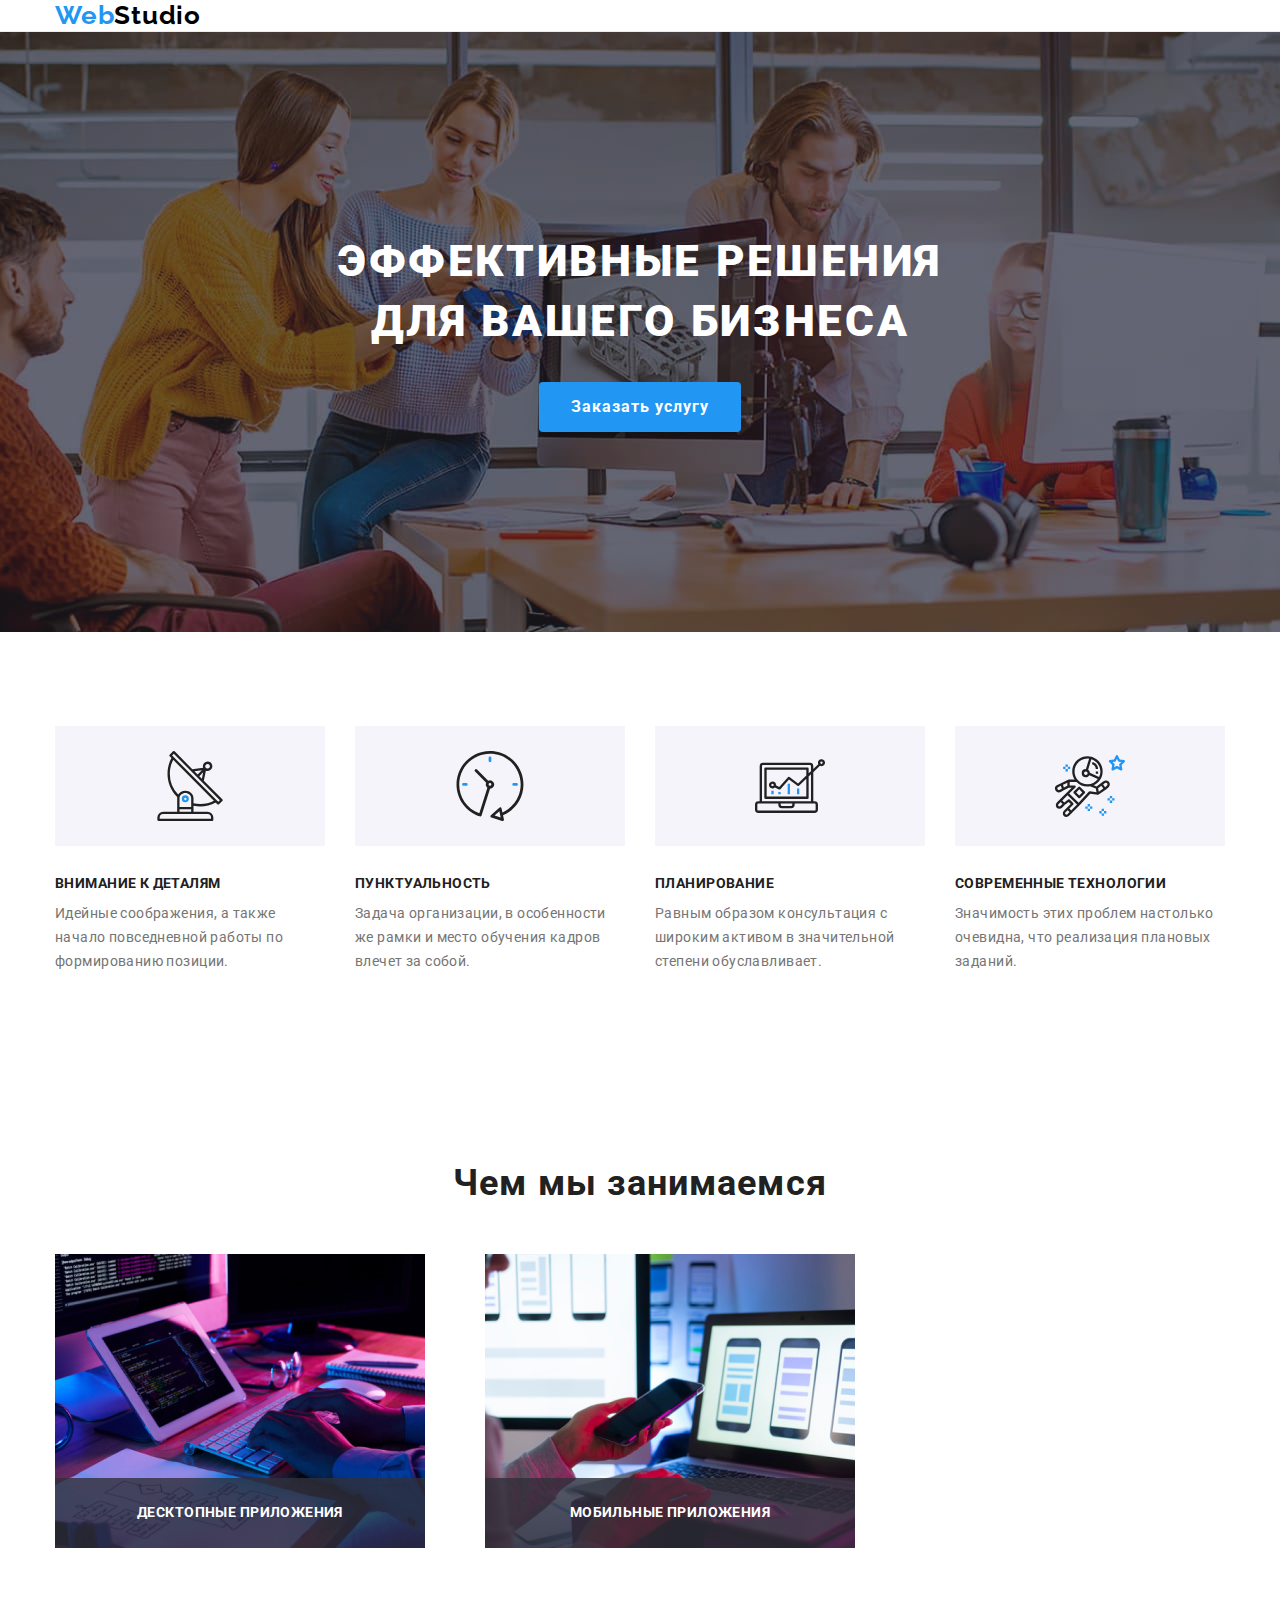
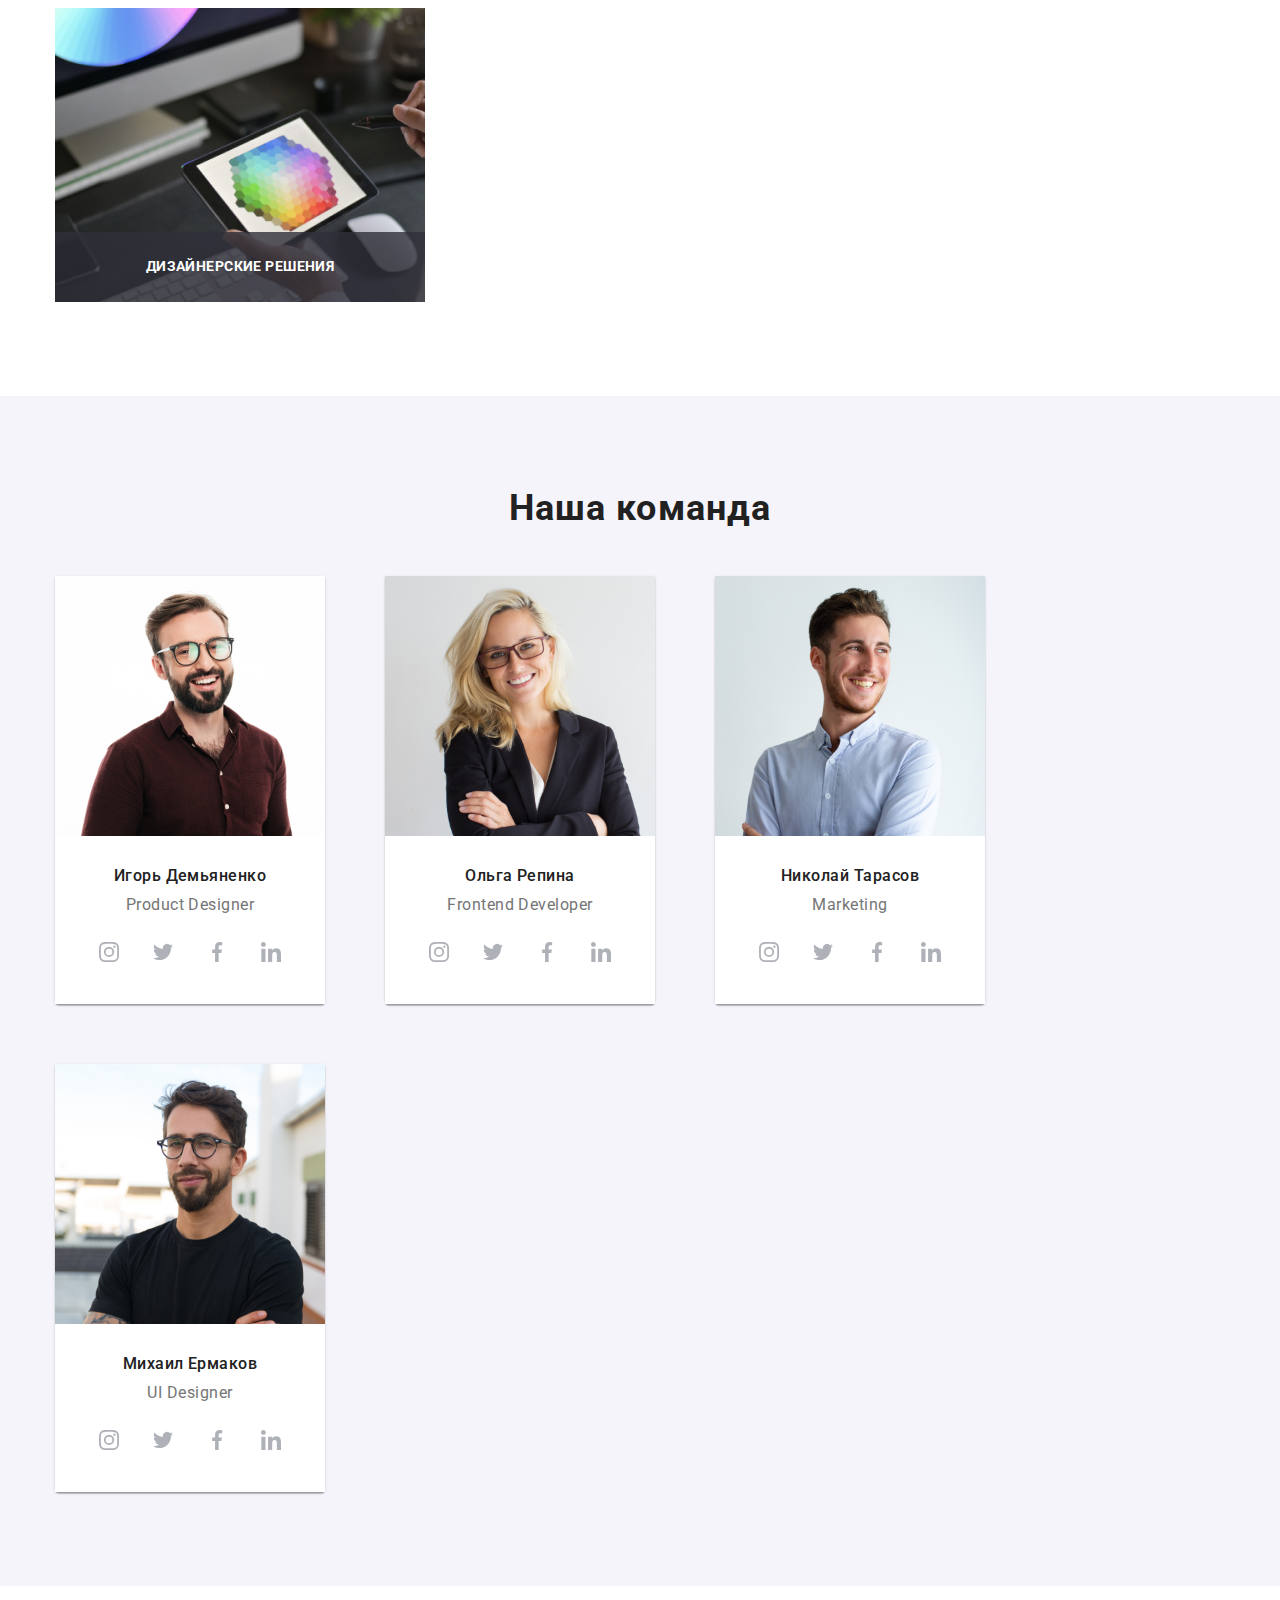
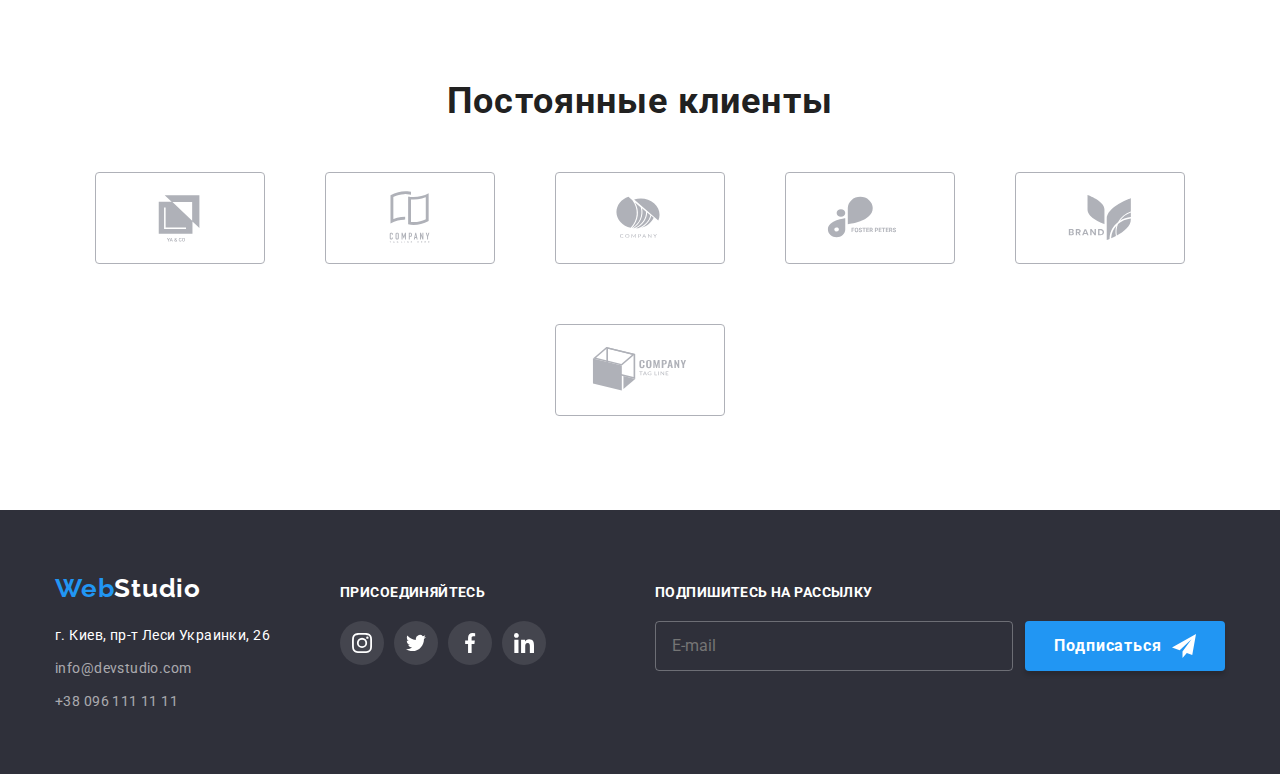
<file: index.html>
<!DOCTYPE html>
<html lang="ru">

<head>
    <meta charset="UTF-8">
    <meta http-equiv="X-UA-Compatible" content="IE=edge">
    <meta name="viewport" content="width=device-width, initial-scale=1.0">
    <title>Main</title>
    <link rel="preconnect" href="https://fonts.googleapis.com">
    <link rel="preconnect" href="https://fonts.gstatic.com" crossorigin>
    <link
        href="https://fonts.googleapis.com/css2?family=Raleway:wght@700&family=Roboto:wght@400;500;700;900&display=swap"
        rel="stylesheet">
    <link rel="stylesheet"
        href="https://cdnjs.cloudflare.com/ajax/libs/modern-normalize/1.1.0/modern-normalize.min.css">
    <link rel="stylesheet" href="./css/main.min.css">
    <link rel="stylesheet" href="./css/styles.css">


</head>

<body data-body>

    <!--header-->
    <header class="header">
        <div class="container header-container">

            <a href="./index.html" class="logo" lang="en">Web<span class="logo-header">Studio</span></a>

            <button class="mobile-menu-button" type="button" data-menu-button>
                <svg class="mobile-menu-icon" width="40" height="40">
                    <use class="mobile-menu-burger" href="./images/icons.svg#icon-burger"></use>
                    <use class="mobile-menu-close" href="./images/icons.svg#burger-close"></use>
                </svg>
            </button>

            <!-- mobile-menu -->

            <div class="mobile-menu" data-menu>
                <ul class="mobile-menu-nav">
                    <li class="mobile-menu-nav-item">
                        <a class="mobile-menu-nav-link current" href="">Студия</a>
                    </li>
                    <li class="mobile-menu-nav-item">
                        <a class="mobile-menu-nav-link" href=""></a>Портфолио
                    </li>
                    <li class="mobile-menu-nav-item">
                        <a class="mobile-menu-nav-link" href=""></a>Контакты
                    </li>
                </ul>

                <ul class="mobile-menu-contacts">
                    <li class="mobile-menu-contacts-item">
                        <a class="mobile-menu-contacts-link accent href=" tel:+380961111111">+38 096 111 11 11</a>
                    </li>
                    <li class="mobile-menu-contacts-item">
                        <a class="mobile-menu-contacts-link href=" emailto:info@devstudio.com">info@devstudio.com</a>
                    </li>
                </ul>

                <ul class="mobile-menu-socials">
                    <li class="mobile-menu-social-item">
                        <a class="mobile-menu-social-link" href="">Instagram</a>
                    </li>
                    <li class="mobile-menu-social-item">
                        <a class="mobile-menu-social-link" href="">Twitter</a>
                    </li>
                    <li class="mobile-menu-social-item">
                        <a class="mobile-menu-social-link" href="">Facebook</a>
                    </li>
                    <li class="mobile-menu-social-item">
                        <a class="mobile-menu-social-link" href="">LinkedIn</a>
                    </li>
                </ul>
            </div>

            <!-- <nav class="main-nav">
                <ul class="main-nav__list">
                    <li class="main-nav__item">
                        <a class="main-nav__link main-nav__link--current" href="">Студия</a>
                    </li>
                    <li class="main-nav__item">
                        <a class="main-nav__link" href="./portfolio.html">Портфолио</a>
                    </li>
                    <li class="main-nav__item">
                        <a class="main-nav__link" href="">Контакты</a>
                    </li>
                </ul>
            </nav> -->

            <!--Контакти-->

            <!-- <ul class="nav-contacts">
                <li class="nav-contacts__item">
                    <a class="nav-contacts__link" href="emailto:info@devstudio.com">
                        <svg class="nav-contacts__icon" width="16" height="12">
                            <use href="./images/icons.svg#envelope"></use>
                        </svg>info@devstudio.com</a>
                </li>
                <li class="nav-contacts__item">
                    <a class="nav-contacts__link" href="tel:+380961111111">
                        <svg class="nav-contacts__icon" width="10" height="16">
                            <use href="./images/icons.svg#smartphone"></use>
                        </svg>+38 096 111 11 11</a>
                </li>
            </ul> -->

        </div>

    </header>

    <main>

        <!--hero-->
        <section class="hero hero-overlay">
            <div class="container">
                <h1 class="hero__title">Эффективные решения для вашего бизнеса</h1>
                <button type="button" class="hero__button" data-modal-open>Заказать услугу</button>
            </div>
        </section>

        <!--features-->
        <section class="features">
            <div class="container">

                <h2 class="visually-hidden">Особенности</h2>
                <ul class="card-set">

                    <li class="features__item card-set__item">
                        <div class="features__icon">
                            <svg width="70" height="70">
                                <use href="./images/icons.svg#antenna"></use>
                            </svg>
                        </div>
                        <h3 class="feutures-title ">Внимание к деталям</h3>
                        <p class="feutures-text ">Идейные соображения, а также начало повседневной работы по
                            формированию
                            позиции.</p>

                    </li>

                    <li class="features__item card-set__item">
                        <div class="features__icon">
                            <svg width="70" height="70">
                                <use href="./images/icons.svg#clock"></use>
                            </svg>
                        </div>
                        <h3 class="feutures-title ">Пунктуальность</h3>
                        <p class="feutures-text ">Задача организации, в особенности же рамки и место обучения кадров
                            влечет
                            за собой.
                        </p>
                    </li>

                    <li class="features__item card-set__item">
                        <div class="features__icon">
                            <svg width="70" height="70">
                                <use href="./images/icons.svg#diagram"></use>
                            </svg>
                        </div>
                        <h3 class="feutures-title ">Планирование</h3>
                        <p class="feutures-text ">Равным образом консультация с широким активом в значительной степени
                            обуславливает.
                        </p>
                    </li>

                    <li class="features__item card-set__item">
                        <div class="features__icon">
                            <svg width="70" height="70">
                                <use href="./images/icons.svg#astronaut"></use>
                            </svg>
                        </div>
                        <h3 class="feutures-title">Современные технологии</h3>
                        <p class="feutures-text ">Значимость этих проблем настолько очевидна, что реализация плановых
                            заданий.</p>
                    </li>

                </ul>

            </div>
        </section>

        <!--activity-->
        <section class="section activity">
            <div class="container">
                <h2 class="activity__title">Чем мы занимаемся</h2>
                <ul class="activity__list card-set">
                    <li class="card-set__item">
                        <div class="activity__img">
                            <img src="./images/activity/desktop.jpg" alt="компютер" width="370" height="294">
                            <div class="activity__subtitle">Десктопные приложения</div>
                        </div>
                    </li>
                    <li class="card-set__item">
                        <div class="activity__img">
                            <img src="./images/activity/phone.jpg" alt="телефон" width="370" height="294">
                            <div class="activity__subtitle">Мобильные приложения</div>
                        </div>
                    </li>
                    <li class="card-set__item">
                        <div class="activity__img">
                            <img src="./images/activity/tab.jpg" alt="планшет" width="370" height="294">
                            <div class="activity__subtitle">Дизайнерские решения</div>
                        </div>
                    </li>
                </ul>
            </div>
        </section>

        <!--team-->
        <section class="team">
            <div class="container">

                <h2 class="team__title">Наша команда</h2>
                <ul class="team__list card-set">
                    <li class="team__item card-set__item"><img src="./images/team/photo1.jpg" alt="Игорь Демьяненко"
                            width="270" height="260">
                        <div class="team__person">
                            <h3 class="team__name">Игорь Демьяненко</h3>
                            <p lang="en" class="team__position">Product Designer</p>
                            <ul class="team-social">
                                <li class="team-social__item">
                                    <a class="team-social__link" href="" target="_blank" rel="noopener noreferrer"
                                        aria-label="instagram">
                                        <svg class="team-social__icon" width="20" height="20">
                                            <use href="./images/icons.svg#instagram"></use>
                                        </svg>
                                    </a>
                                </li>
                                <li class="team-social__item">
                                    <a class="team-social__link" href="" target="_blank" rel="noopener noreferrer"
                                        aria-label="twitter">
                                        <svg class="team-social__icon" width="20" height="20">
                                            <use href="./images/icons.svg#twitter"></use>
                                        </svg>
                                    </a>
                                </li>
                                <li class="team-social__item">
                                    <a class="team-social__link" href="" target="_blank" rel="noopener noreferrer"
                                        aria-label="facebook">
                                        <svg class="team-social__icon" width="20" height="20">
                                            <use href="./images/icons.svg#facebook"></use>
                                        </svg>
                                    </a>
                                </li>
                                <li class="team-social__item">
                                    <a class="team-social__link" href="" target="_blank" rel="noopener noreferrer"
                                        aria-label="linkedin">
                                        <svg class="team-social__icon" width="20" height="20">
                                            <use href="./images/icons.svg#linkedin"></use>
                                        </svg>
                                    </a>
                                </li>
                            </ul>
                        </div>
                    </li>
                    <li class="team__item card-set__item"><img src="./images/team/photo2.jpg" alt="Ольга Репина"
                            width="270" height="260">
                        <div class="team__person">
                            <h3 class="team__name">Ольга Репина</h3>
                            <p lang="en" class="team__position">Frontend Developer</p>
                            <ul class="team-social">
                                <li class="team-social__item">
                                    <a class="team-social__link" href="" target="_blank" rel="noopener noreferrer"
                                        aria-label="instagram">
                                        <svg class="team-social__icon" width="20" height="20">
                                            <use href="./images/icons.svg#instagram"></use>
                                        </svg>
                                    </a>
                                </li>
                                <li class="team-social__item">
                                    <a class="team-social__link" href="" target="_blank" rel="noopener noreferrer"
                                        aria-label="twitter">
                                        <svg class="team-social__icon" width="20" height="20">
                                            <use href="./images/icons.svg#twitter"></use>
                                        </svg>
                                    </a>
                                </li>
                                <li class="team-social__item">
                                    <a class="team-social__link" href="" target="_blank" rel="noopener noreferrer"
                                        aria-label="facebook">
                                        <svg class="team-social__icon" width="20" height="20">
                                            <use href="./images/icons.svg#facebook"></use>
                                        </svg>
                                    </a>
                                </li>
                                <li class="team-social__item">
                                    <a class="team-social__link" href="" target="_blank" rel="noopener noreferrer"
                                        aria-label="linkedin">
                                        <svg class="team-social__icon" width="20" height="20">
                                            <use href="./images/icons.svg#linkedin"></use>
                                        </svg>
                                    </a>
                                </li>
                            </ul>
                        </div>
                    </li>
                    <li class="team__item card-set__item"><img src="./images/team/photo3.jpg" alt="Николай Тарасов"
                            width="270" height="260">
                        <div class="team__person">
                            <h3 class="team__name">Николай Тарасов</h3>
                            <p lang="en" class="team__position">Marketing</p>
                            <ul class="team-social">
                                <li class="team-social__item">
                                    <a class="team-social__link" href="" target="_blank" rel="noopener noreferrer"
                                        aria-label="instagram">
                                        <svg class="team-social__icon" width="20" height="20">
                                            <use href="./images/icons.svg#instagram"></use>
                                        </svg>
                                    </a>
                                </li>
                                <li class="team-social__item">
                                    <a class="team-social__link" href="" target="_blank" rel="noopener noreferrer"
                                        aria-label="twitter">
                                        <svg class="team-social__icon" width="20" height="20">
                                            <use href="./images/icons.svg#twitter"></use>
                                        </svg>
                                    </a>
                                </li>
                                <li class="team-social__item">
                                    <a class="team-social__link" href="" target="_blank" rel="noopener noreferrer"
                                        aria-label="facebook">
                                        <svg class="team-social__icon" width="20" height="20">
                                            <use href="./images/icons.svg#facebook"></use>
                                        </svg>
                                    </a>
                                </li>
                                <li class="team-social__item">
                                    <a class="team-social__link" href="" target="_blank" rel="noopener noreferrer"
                                        aria-label="linkedin">
                                        <svg class="team-social__icon" width="20" height="20">
                                            <use href="./images/icons.svg#linkedin"></use>
                                        </svg>
                                    </a>
                                </li>
                            </ul>
                        </div>
                    </li>
                    <li class="team__item card-set__item"><img src="./images/team/photo4.jpg" alt="Михаил Ермаков"
                            width="270" height="260">
                        <div class="team__person">
                            <h3 class="team__name">Михаил Ермаков</h3>
                            <p lang="en" class="team__position">UI Designer</p>
                            <ul class="team-social">
                                <li class="team-social__item">
                                    <a class="team-social__link" href="" target="_blank" rel="noopener noreferrer"
                                        aria-label="instagram">
                                        <svg class="team-social__icon" width="20" height="20">
                                            <use href="./images/icons.svg#instagram"></use>
                                        </svg>
                                    </a>
                                </li>
                                <li class="team-social__item">
                                    <a class="team-social__link" href="" target="_blank" rel="noopener noreferrer"
                                        aria-label="twitter">
                                        <svg class="team-social__icon" width="20" height="20">
                                            <use href="./images/icons.svg#twitter"></use>
                                        </svg>
                                    </a>
                                </li>
                                <li class="team-social__item">
                                    <a class="team-social__link" href="" target="_blank" rel="noopener noreferrer"
                                        aria-label="facebook">
                                        <svg class="team-social__icon" width="20" height="20">
                                            <use href="./images/icons.svg#facebook"></use>
                                        </svg>
                                    </a>
                                </li>
                                <li class="team-social__item">
                                    <a class="team-social__link" href="" target="_blank" rel="noopener noreferrer"
                                        aria-label="linkedin">
                                        <svg class="team-social__icon" width="20" height="20">
                                            <use href="./images/icons.svg#linkedin"></use>
                                        </svg>
                                    </a>
                                </li>
                            </ul>
                        </div>
                    </li>
                </ul>
            </div>

        </section>

        <!--regular-customers-->
        <section class="regular">

            <div class="container">

                <h2 class="regular__title">Постоянные клиенты</h2>
                <ul class="regular__list card-set">
                    <li class="card-set__item">
                        <a class="regular__link" href="" target="_blank" rel="noopener noreferrer" aria-label="logo-1">
                            <svg class="regular__icon" width="106" height="60">
                                <use href="./images/icons.svg#logo-1"></use>
                            </svg>
                        </a>
                    </li>
                    <li class="card-set__item">
                        <a class="regular__link" href="" target="_blank" rel="noopener noreferrer" aria-label="logo-2">
                            <svg class="regular__icon" width="106" height="60">
                                <use href="./images/icons.svg#logo-2"></use>
                            </svg>
                        </a>
                    </li>
                    <li class="card-set__item">
                        <a class="regular__link" href="" target="_blank" rel="noopener noreferrer" aria-label="logo-3">
                            <svg class="regular__icon" width="106" height="60">
                                <use href="./images/icons.svg#logo-3"></use>
                            </svg>
                        </a>
                    </li>
                    <li class="card-set__item">
                        <a class="regular__link" href="" target="_blank" rel="noopener noreferrer" aria-label="logo-4">
                            <svg class="regular__icon" width="106" height="60">
                                <use href="./images/icons.svg#logo-4"></use>
                            </svg>
                        </a>
                    </li>
                    <li class="card-set__item">
                        <a class="regular__link" href="" target="_blank" rel="noopener noreferrer" aria-label="logo-5">
                            <svg class="regular__icon" width="106" height="60">
                                <use href="./images/icons.svg#logo-5"></use>
                            </svg>
                        </a>
                    </li>
                    <li class="card-set__item">
                        <a class="regular__link" href="" target="_blank" rel="noopener noreferrer" aria-label="logo-6">
                            <svg class="regular__icon" width="106" height="60">
                                <use href="./images/icons.svg#logo-6"></use>
                            </svg>
                        </a>
                    </li>

                </ul>
            </div>

        </section>
    </main>

    <!--footer-->
    <footer class="footer">
        <div class="container footer-container">
            <div class="footer-contacts">
                <a href="./index.html" class="logo" lang="en">Web<span class="logo-footer">Studio</span></a>

                <address>

                    <ul class="footer-contacts__list">
                        <li class="footer-contacts__adress">г. Киев, пр-т Леси Украинки, 26</li>
                        <li class="footer-contacts__item">
                            <a class="footer-contacts__link" href="emailto:info@devstudio.com">info@devstudio.com</a>
                        </li>
                        <li class="footer-contacts__item">
                            <a class="footer-contacts__link" href="tel:+380961111111">+38 096 111 11 11</a>
                        </li>
                    </ul>

                </address>
            </div>

            <div class="footer-social">

                <h3 class="footer-social__title">присоединяйтесь</h3>

                <ul class="footer-social__list">
                    <li class="footer-social__item">
                        <a class="footer-social__link" href="" target="_blank" rel="noopener noreferrer"
                            aria-label="instagram">
                            <svg class="footer-social__icon" width="20" height="20">
                                <use href="./images/icons.svg#instagram"></use>
                            </svg>
                        </a>
                    </li>
                    <li class="footer-social__item">
                        <a class="footer-social__link" href="" target="_blank" rel="noopener noreferrer"
                            aria-label="twitter">
                            <svg class="footer-social__icon" width="20" height="20">
                                <use href="./images/icons.svg#twitter"></use>
                            </svg>
                        </a>
                    </li>
                    <li class="footer-social__item">
                        <a class="footer-social__link" href="" target="_blank" rel="noopener noreferrer"
                            aria-label="facebook">
                            <svg class="footer-social__icon" width="20" height="20">
                                <use href="./images/icons.svg#facebook"></use>
                            </svg>
                        </a>
                    </li>
                    <li class="footer-social__item">
                        <a class="footer-social__link" href="" target="_blank" rel="noopener noreferrer"
                            aria-label="linkedin">
                            <svg class="footer-social__icon" width="20" height="20">
                                <use href="./images/icons.svg#linkedin"></use>
                            </svg>
                        </a>
                    </li>
                </ul>
            </div>

            <div class="footer-mail">

                <h3 class="footer-mail__title">Подпишитесь на рассылку</h3>

                <form name="footer-form" class="footer-form">

                    <label class="footer-form__label">
                        <input class="footer-form__input" type="email" name="email" placeholder="E-mail" required>
                    </label>

                    <button type="submit" class="footer-button">

                        <span class="footer-button__text">Подписаться</span>
                        <svg class="footer-button__icon" width="24" height="24">
                            <use href="./images/icons.svg#icon-send"></use>
                        </svg>

                    </button>
                </form>

            </div>
        </div>

    </footer>

    <!--modal-window-->
    <div class="backdrop is-hidden" data-modal>
        <div class="modal">
            <button class="modal-close-button" type="button" data-modal-close>
                <svg class="modal-close-icon" width="18" height="18">
                    <use href="./images/icons.svg#icon-close"></use>
                </svg>
            </button>

            <form class="modal-form" name="modal-form">

                <p class="modal-title">Оставьте свои данные, мы вам перезвоним</p>
                <ul class="modal-form-list">
                    <li class="modal-fofm-item">
                        <span class="modal-form-text">Имя</span>
                        <label class="modal-label">
                            <input class="modal-input" type="text" name="user-name" required>
                            <svg class="modal-icon" width="18" height="18">
                                <use href="./images/icons.svg#person"></use>
                            </svg>
                        </label>
                    </li>

                    <li class="modal-fofm-item">
                        <span class="modal-form-text">Телефон</span>
                        <label class="modal-label">
                            <input class="modal-input" type="tel" name="tel" required>
                            <svg class="modal-icon" width="18" height="18">
                                <use href="./images/icons.svg#phone"></use>
                            </svg>
                        </label>
                    </li>

                    <li class="modal-fofm-item">
                        <span class="modal-form-text">Почта</span>
                        <label class="modal-label">
                            <input class="modal-input" type="email" name="email" required>
                            <svg class="modal-icon" width="18" height="18">
                                <use href="./images/icons.svg#email"></use>
                            </svg>
                        </label>
                    </li>

                    <li class="modal-fofm-item">
                        <span class="modal-form-text">Комментарий</span>
                        <label class="modal-label">
                            <textarea class="modal-textarea" name="textarea" cols="30" rows="10"
                                placeholder="Введите текст"></textarea>
                        </label>
                    </li>
                </ul>


                <label class="modal-label-terms">

                    <input class="visually-hidden modal-checkbox-input" type="checkbox" name="modal-checkbox" checked>
                    <span class="modal-checkbox-custom">
                        <svg class="modal-checkbox-icon" width="11" height="8">
                            <use href="./images/icons.svg#icon-check"></use>
                        </svg>
                    </span>

                    <span class="modal-agreement">Соглашаюсь с рассылкой и принимаю <a class="modal-text-terms">Условия
                            договора</a>
                    </span>
                </label>

                <button class="modal-button-send" type="submit">Отправить</button>

            </form>

        </div>
    </div>

    <script src="./js/modal.js"></script>

</body>

</html>
</file>
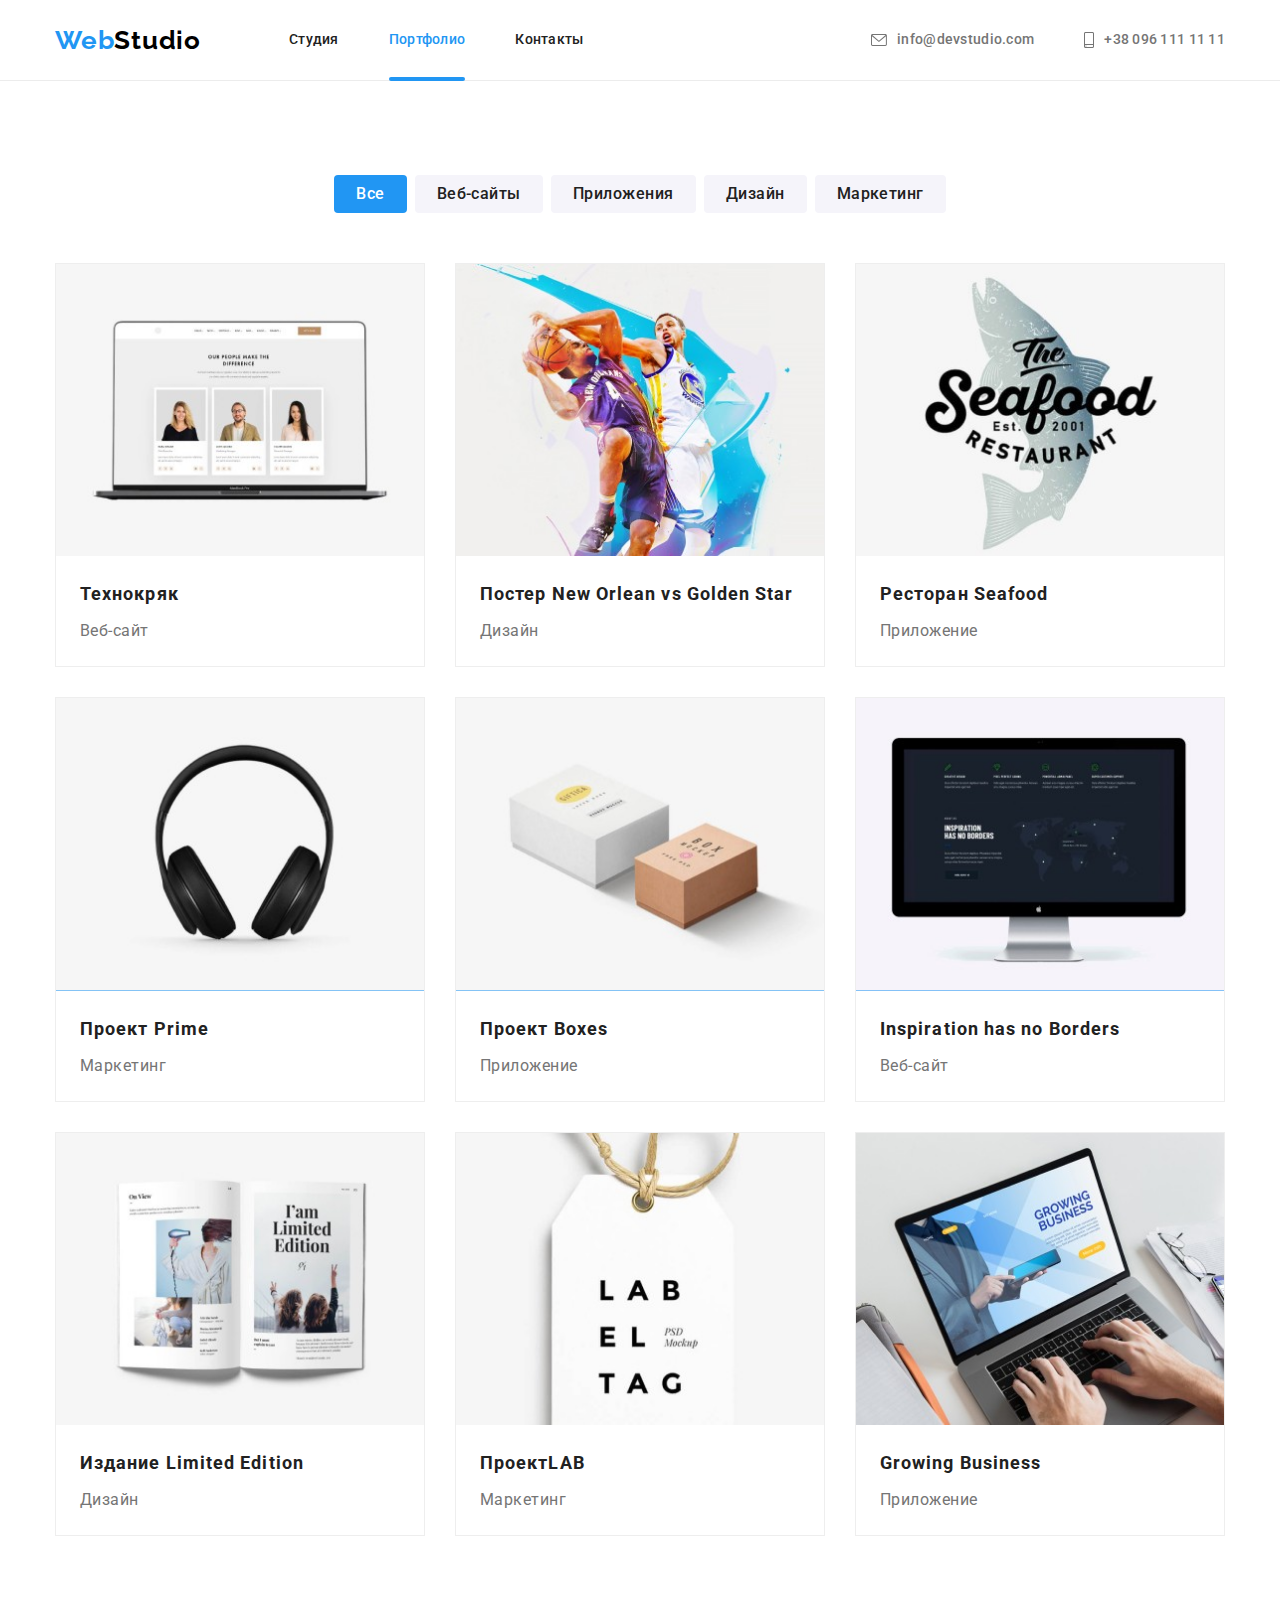
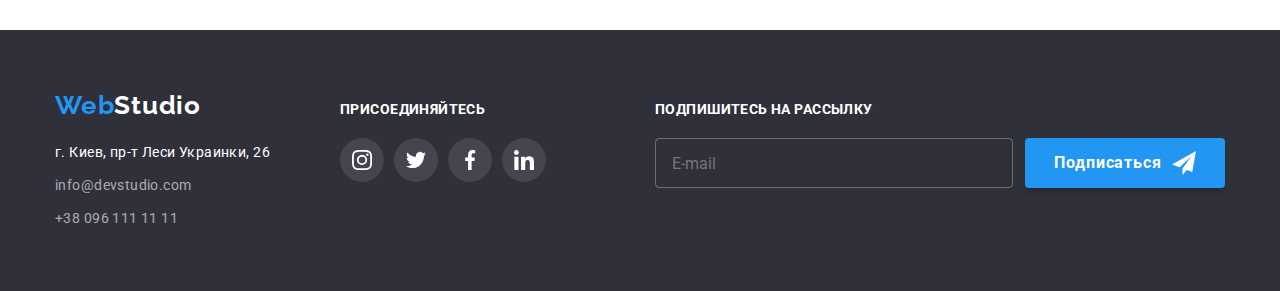
<file: portfolio.html>
<!DOCTYPE html>
<html lang="ru">

<head>
    <meta charset="UTF-8">
    <meta http-equiv="X-UA-Compatible" content="IE=edge">
    <meta name="viewport" content="width=device-width, initial-scale=1.0">
    <title>Portfolio</title>
    <link rel="preconnect" href="https://fonts.googleapis.com">
    <link rel="preconnect" href="https://fonts.gstatic.com" crossorigin>
    <link
        href="https://fonts.googleapis.com/css2?family=Raleway:wght@700&family=Roboto:wght@400;500;700;900&display=swap"
        rel="stylesheet">
    <link rel="stylesheet"
        href="https://cdnjs.cloudflare.com/ajax/libs/modern-normalize/1.1.0/modern-normalize.min.css">
    <link rel="stylesheet" href="./css/main.min.css">
    <!-- <link rel="stylesheet" href="./css/styles.css"> -->
</head>

<body data-body>

    <!--header-->
    <header class="header">
        <div class="container header-container">

            <a href="./index.html" class="logo" lang="en">Web<span class="logo-header">Studio</span></a>

            <button class="mobile-menu-button" type="button" data-menu-button>
                <svg class="mobile-menu-icon" width="40" height="40">
                    <use class="mobile-menu-burger" href="./images/icons.svg#icon-burger"></use>
                    <use class="mobile-menu-close" href="./images/icons.svg#burger-close"></use>
                </svg>
            </button>



            <div class="mobile-menu" data-menu>
                <ul class="mobile-menu-nav">
                    <li class="mobile-menu-nav-item">
                        <a class="mobile-menu-nav-link" href="./index.html">Студия</a>
                    </li>
                    <li class="mobile-menu-nav-item">
                        <a class="mobile-menu-nav-link current" href="">Портфолио</a>
                    </li>
                    <li class="mobile-menu-nav-item">
                        <a class="mobile-menu-nav-link" href="">Контакты</a>
                    </li>
                </ul>

                <ul class="mobile-menu-contacts">
                    <li class="mobile-menu-contacts-item">
                        <a class="mobile-menu-contacts-link accent" href="tel:+380961111111">+38 096 111 11 11</a>
                    </li>
                    <li class="mobile-menu-contacts-item">
                        <a class="mobile-menu-contacts-link" href="emailto:info@devstudio.com">info@devstudio.com</a>
                    </li>
                </ul>

                <ul class="mobile-menu-socials">
                    <li class="mobile-menu-social-item">
                        <a class="mobile-menu-social-link" href="">Instagram</a>
                    </li>
                    <li class="mobile-menu-social-item">
                        <a class="mobile-menu-social-link" href="">Twitter</a>
                    </li>
                    <li class="mobile-menu-social-item">
                        <a class="mobile-menu-social-link" href="">Facebook</a>
                    </li>
                    <li class="mobile-menu-social-item">
                        <a class="mobile-menu-social-link" href="">LinkedIn</a>
                    </li>
                </ul>
            </div>

            <nav class="main-nav">
                <ul class="main-nav__list">
                    <li class="main-nav__item">
                        <a class="main-nav__link" href="./index.html">Студия</a>
                    </li>
                    <li class="main-nav__item">
                        <a class="main-nav__link main-nav__link--current" href="./portfolio.html">Портфолио</a>
                    </li>
                    <li class="main-nav__item">
                        <a class="main-nav__link" href="">Контакты</a>
                    </li>
                </ul>
            </nav>

            <!--Контакти-->

            <ul class="nav-contacts">
                <li class="nav-contacts__item">
                    <a class="nav-contacts__link" href="emailto:info@devstudio.com">
                        <svg class="nav-contacts__icon" width="16" height="12">
                            <use href="./images/icons.svg#envelope"></use>
                        </svg>info@devstudio.com</a>
                </li>
                <li class="nav-contacts__item">
                    <a class="nav-contacts__link" href="tel:+380961111111">
                        <svg class="nav-contacts__icon" width="10" height="16">
                            <use href="./images/icons.svg#smartphone"></use>
                        </svg>+38 096 111 11 11</a>
                </li>
            </ul>

        </div>

    </header>

    <!-- main -->
    <main>

        <section class="portfolio">
            <div class="container container-portfolio">

                <!--buttons-->
                <h1 class="visually-hidden">Портфолио</h1>

                <ul class="portfolio-button">
                    <li class="portfolio-button__item">
                        <button type="button" class="button-portfolio button-portfolio--current">Все</button>
                    </li>
                    <li class="portfolio-button__item">
                        <button type="button" class="button-portfolio">Веб-сайты</button>
                    </li>
                    <li class="portfolio-button__item">
                        <button type="button" class="button-portfolio">Приложения</button>
                    </li>
                    <li class="portfolio-button__item">
                        <button type="button" class="button-portfolio">Дизайн</button>
                    </li>
                    <li class="portfolio-button__item">
                        <button type="button" class="button-portfolio">Маркетинг</button>
                    </li>
                </ul>

                <!--csrds-->
                <ul class="portfolio-card">
                    <li class="portfolio-card__item">

                        <a class="portfolio-card__link" href="">
                            <div class="portfolio-card__data">

                                <picture>
                                    <source media="(min-width: 1200px)"
                                        srcset="./images/portfolio/portfolio1_lg.jpg 1x, ./images/portfolio/portfolio1_lg@2x.jpg 2x"
                                        type="image/jpg">
                                    <source media="(min-width: 768px)"
                                        srcset="./images/portfolio/portfolio1_md.jpg 1x, ./images/portfolio/portfolio1_md@2x.jpg 2x"
                                        type="image/jpg">
                                    <source media="(max-width: 767px)"
                                        srcset="./images/portfolio/portfolio1_sm.jpg 1x, ./images/portfolio/portfolio1_sm@2x.jpg 2x"
                                        type="image/jpg">
                                    <img src="images/portfolio/portfolio1_sm.jpg" alt="Технокряк" width="450"
                                        height="294">
                                </picture>

                                <div class="portfolio-overlay">
                                    <p class="portfolio-overlay__text">Ресурс предлагает комплексные предложения с
                                        разным
                                        уровнем
                                        функционала и сервисов. Все это позволит посетителю получить
                                        исчерпывающие сведения о компании или частном лице.</p>
                                </div>
                            </div>

                            <div class="portfolio-card__site">
                                <h2 class="portfolio-card__name">Технокряк</h2>
                                <p class="portfolio-card__type">Веб-сайт</p>
                            </div>
                        </a>

                    </li>
                    <li class="portfolio-card__item">

                        <a class="portfolio-card__link" href="">
                            <div class="portfolio-card__data">

                                <picture>
                                    <source media="(min-width: 1200px)"
                                        srcset="./images/portfolio/portfolio2_lg.jpg 1x, ./images/portfolio/portfolio2_lg@2x.jpg 2x"
                                        type="image/jpg">
                                    <source media="(min-width: 768px)"
                                        srcset="./images/portfolio/portfolio2_md.jpg 1x, ./images/portfolio/portfolio2_md@2x.jpg 2x"
                                        type="image/jpg">
                                    <source media="(max-width: 767px)"
                                        srcset="./images/portfolio/portfolio2_sm.jpg 1x, ./images/portfolio/portfolio2_sm@2x.jpg 2x"
                                        type="image/jpg">
                                    <img src="images/portfolio/portfolio2_sm.jpg" alt="Постер New Orlean vs Golden Star"
                                        width="450" height="294">
                                </picture>

                                <div class="portfolio-overlay">
                                    <p class="portfolio-overlay__text">Ресурс предлагает комплексные предложения с
                                        разным
                                        уровнем
                                        функционала и сервисов. Все это позволит посетителю получить
                                        исчерпывающие сведения о компании или частном лице.</p>
                                </div>
                            </div>

                            <div class="portfolio-card__site">
                                <h2 class="portfolio-card__name">Постер <span lang="en">New Orlean vs Golden
                                        Star</span></h2>
                                <p class="portfolio-card__type">Дизайн</p>
                            </div>
                        </a>
                    </li>
                    <li class="portfolio-card__item">

                        <a class="portfolio-card__link" href="">
                            <div class="portfolio-card__data">

                                <picture>
                                    <source media="(min-width: 1200px)"
                                        srcset="./images/portfolio/portfolio3_lg.jpg 1x, ./images/portfolio/portfolio3_lg@2x.jpg 2x"
                                        type="image/jpg">
                                    <source media="(min-width: 768px)"
                                        srcset="./images/portfolio/portfolio3_md.jpg 1x, ./images/portfolio/portfolio3_md@2x.jpg 2x"
                                        type="image/jpg">
                                    <source media="(max-width: 767px)"
                                        srcset="./images/portfolio/portfolio3_sm.jpg 1x, ./images/portfolio/portfolio3_sm@2x.jpg 2x"
                                        type="image/jpg">
                                    <img src="images/portfolio/portfolio3_sm.jpg" alt="Ресторан Seafood" width="450"
                                        height="294">
                                </picture>

                                <div class="portfolio-overlay">
                                    <p class="portfolio-overlay__text">Ресурс предлагает комплексные предложения с
                                        разным
                                        уровнем
                                        функционала и сервисов. Все это позволит посетителю получить
                                        исчерпывающие сведения о компании или частном лице.</p>
                                </div>
                            </div>

                            <div class="portfolio-card__site">
                                <h2 class="portfolio-card__name">Ресторан <span lang="en">Seafood</span></h2>
                                <p class="portfolio-card__type">Приложение</p>
                            </div>
                        </a>
                    </li>
                    <li class="portfolio-card__item">

                        <a class="portfolio-card__link" href="">
                            <div class="portfolio-card__data">

                                <picture>
                                    <source media="(min-width: 1200px)"
                                        srcset="./images/portfolio/portfolio4_lg.jpg 1x, ./images/portfolio/portfolio4_lg@2x.jpg 2x"
                                        type="image/jpg">
                                    <source media="(min-width: 768px)"
                                        srcset="./images/portfolio/portfolio4_md.jpg 1x, ./images/portfolio/portfolio4_md@2x.jpg 2x"
                                        type="image/jpg">
                                    <source media="(max-width: 767px)"
                                        srcset="./images/portfolio/portfolio4_sm.jpg 1x, ./images/portfolio/portfolio4_sm@2x.jpg 2x"
                                        type="image/jpg">
                                    <img src="images/portfolio/portfolio4_sm.jpg" alt="Проект Prime" width="450"
                                        height="294">
                                </picture>


                                <div class="portfolio-overlay">
                                    <p class="portfolio-overlay__text">Ресурс предлагает комплексные предложения с
                                        разным
                                        уровнем
                                        функционала и сервисов. Все это позволит посетителю получить
                                        исчерпывающие сведения о компании или частном лице.</p>
                                </div>
                            </div>

                            <div class="portfolio-card__site">
                                <h2 class="portfolio-card__name">Проект <span lang="en">Prime</span></h2>
                                <p class="portfolio-card__type">Маркетинг</p>
                            </div>
                        </a>
                    </li>
                    <li class="portfolio-card__item">

                        <a class="portfolio-card__link" href="">
                            <div class="portfolio-card__data">

                                <picture>
                                    <source media="(min-width: 1200px)"
                                        srcset="./images/portfolio/portfolio5_lg.jpg 1x, ./images/portfolio/portfolio5_lg@2x.jpg 2x"
                                        type="image/jpg">
                                    <source media="(min-width: 768px)"
                                        srcset="./images/portfolio/portfolio5_md.jpg 1x, ./images/portfolio/portfolio5_md@2x.jpg 2x"
                                        type="image/jpg">
                                    <source media="(max-width: 767px)"
                                        srcset="./images/portfolio/portfolio5_sm.jpg 1x, ./images/portfolio/portfolio5_sm@2x.jpg 2x"
                                        type="image/jpg">
                                    <img src="images/portfolio/portfolio5_sm.jpg" alt="Проект Boxes" width="450"
                                        height="294">
                                </picture>

                                <div class="portfolio-overlay">
                                    <p class="portfolio-overlay__text">Ресурс предлагает комплексные предложения с
                                        разным
                                        уровнем
                                        функционала и сервисов. Все это позволит посетителю получить
                                        исчерпывающие сведения о компании или частном лице.</p>
                                </div>
                            </div>

                            <div class="portfolio-card__site">
                                <h2 class="portfolio-card__name">Проект <span lang="en">Boxes</span></h2>
                                <p class="portfolio-card__type">Приложение</p>
                            </div>
                        </a>
                    </li>
                    <li class="portfolio-card__item">
                        <a class="portfolio-card__link" href="">
                            <div class="portfolio-card__data">

                                <picture>
                                    <source media="(min-width: 1200px)"
                                        srcset="./images/portfolio/portfolio6_lg.jpg 1x, ./images/portfolio/portfolio6_lg@2x.jpg 2x"
                                        type="image/jpg">
                                    <source media="(min-width: 768px)"
                                        srcset="./images/portfolio/portfolio6_md.jpg 1x, ./images/portfolio/portfolio6_md@2x.jpg 2x"
                                        type="image/jpg">
                                    <source media="(max-width: 767px)"
                                        srcset="./images/portfolio/portfolio6_sm.jpg 1x, ./images/portfolio/portfolio6_sm@2x.jpg 2x"
                                        type="image/jpg">
                                    <img src="images/portfolio/portfolio6_sm.jpg" alt="Inspiration has no Borders"
                                        width="450" height="294">
                                </picture>

                                <div class="portfolio-overlay">
                                    <p class="portfolio-overlay__text">Ресурс предлагает комплексные предложения с
                                        разным
                                        уровнем
                                        функционала и сервисов. Все это позволит посетителю получить
                                        исчерпывающие сведения о компании или частном лице.</p>
                                </div>
                            </div>

                            <div class="portfolio-card__site">
                                <h2 lang="en" class="portfolio-card__name">Inspiration has no Borders</h2>
                                <p class="portfolio-card__type">Веб-сайт</p>
                            </div>
                        </a>
                    </li>
                    <li class="portfolio-card__item">

                        <a class="portfolio-card__link" href="">
                            <div class="portfolio-card__data">

                                <picture>
                                    <source media="(min-width: 1200px)"
                                        srcset="./images/portfolio/portfolio7_lg.jpg 1x, ./images/portfolio/portfolio7_lg@2x.jpg 2x"
                                        type="image/jpg">
                                    <source media="(min-width: 768px)"
                                        srcset="./images/portfolio/portfolio7_md.jpg 1x, ./images/portfolio/portfolio7_md@2x.jpg 2x"
                                        type="image/jpg">
                                    <source media="(max-width: 767px)"
                                        srcset="./images/portfolio/portfolio7_sm.jpg 1x, ./images/portfolio/portfolio7_sm@2x.jpg 2x"
                                        type="image/jpg">
                                    <img src="images/portfolio/portfolio7_sm.jpg" alt="Издание Limited Edition"
                                        width="450" height="294">
                                </picture>

                                <div class="portfolio-overlay">
                                    <p class="portfolio-overlay__text">Ресурс предлагает комплексные предложения с
                                        разным
                                        уровнем
                                        функционала и сервисов. Все это позволит посетителю получить
                                        исчерпывающие сведения о компании или частном лице.</p>
                                </div>
                            </div>

                            <div class="portfolio-card__site">
                                <h2 class="portfolio-card__name">Издание <span lang="en">Limited Edition</span></h2>
                                <p class="portfolio-card__type">Дизайн</p>
                            </div>
                        </a>
                    </li>
                    <li class="portfolio-card__item">
                        <a class="portfolio-card__link" href="">
                            <div class="portfolio-card__data">

                                <picture>
                                    <source media="(min-width: 1200px)"
                                        srcset="./images/portfolio/portfolio8_lg.jpg 1x, ./images/portfolio/portfolio8_lg@2x.jpg 2x"
                                        type="image/jpg">
                                    <source media="(min-width: 768px)"
                                        srcset="./images/portfolio/portfolio8_md.jpg 1x, ./images/portfolio/portfolio8_md@2x.jpg 2x"
                                        type="image/jpg">
                                    <source media="(max-width: 767px)"
                                        srcset="./images/portfolio/portfolio8_sm.jpg 1x, ./images/portfolio/portfolio8_sm@2x.jpg 2x"
                                        type="image/jpg">
                                    <img src="images/portfolio/portfolio8_sm.jpg" alt="Проект LAB" width="450"
                                        height="294">
                                </picture>

                                <div class="portfolio-overlay">
                                    <p class="portfolio-overlay__text">Ресурс предлагает комплексные предложения с
                                        разным
                                        уровнем
                                        функционала и сервисов. Все это позволит посетителю получить
                                        исчерпывающие сведения о компании или частном лице.</p>
                                </div>
                            </div>

                            <div class="portfolio-card__site">
                                <h2 class="portfolio-card__name">Проект<span lang="en">LAB</span></h2>
                                <p class="portfolio-card__type">Маркетинг</p>
                            </div>
                        </a>
                    </li>
                    <li class="portfolio-card__item">
                        <a class="portfolio-card__link" href="">
                            <div class="portfolio-card__data">

                                <picture>
                                    <source media="(min-width: 1200px)"
                                        srcset="./images/portfolio/portfolio9_lg.jpg 1x, ./images/portfolio/portfolio9_lg@2x.jpg 2x"
                                        type="image/jpg">
                                    <source media="(min-width: 768px)"
                                        srcset="./images/portfolio/portfolio9_md.jpg 1x, ./images/portfolio/portfolio9_md@2x.jpg 2x"
                                        type="image/jpg">
                                    <source media="(max-width: 767px)"
                                        srcset="./images/portfolio/portfolio9_sm.jpg 1x, ./images/portfolio/portfolio9_sm@2x.jpg 2x"
                                        type="image/jpg">
                                    <img src="images/portfolio/portfolio9_sm.jpg" alt="Growing Business" width="450"
                                        height="294">
                                </picture>

                                <div class="portfolio-overlay">
                                    <p class="portfolio-overlay__text">Ресурс предлагает комплексные предложения с
                                        разным
                                        уровнем
                                        функционала и сервисов. Все это позволит посетителю получить
                                        исчерпывающие сведения о компании или частном лице.</p>
                                </div>
                            </div>
                            <div class="portfolio-card__site">
                                <h2 lang="en" class="portfolio-card__name">Growing Business</h2>
                                <p class="portfolio-card__type">Приложение</p>
                            </div>
                        </a>
                    </li>

                </ul>
            </div>

        </section>
    </main>

    <!--footer-->
    <footer class="footer">
        <div class="container footer-container">
            <div class="footer-contacts">
                <a href="./index.html" class="logo" lang="en">Web<span class="logo-footer">Studio</span></a>

                <address>

                    <ul class="footer-contacts__list">
                        <li class="footer-contacts__adress">г. Киев, пр-т Леси Украинки, 26</li>
                        <li class="footer-contacts__item">
                            <a class="footer-contacts__link" href="emailto:info@devstudio.com">info@devstudio.com</a>
                        </li>
                        <li class="footer-contacts__item">
                            <a class="footer-contacts__link" href="tel:+380961111111">+38 096 111 11 11</a>
                        </li>
                    </ul>

                </address>
            </div>

            <div class="footer-social">

                <h3 class="footer-social__title">присоединяйтесь</h3>

                <ul class="footer-social__list">
                    <li class="footer-social__item">
                        <a class="footer-social__link" href="" target="_blank" rel="noopener noreferrer"
                            aria-label="instagram">
                            <svg class="footer-social__icon" width="20" height="20">
                                <use href="./images/icons.svg#instagram"></use>
                            </svg>
                        </a>
                    </li>
                    <li class="footer-social__item">
                        <a class="footer-social__link" href="" target="_blank" rel="noopener noreferrer"
                            aria-label="twitter">
                            <svg class="footer-social__icon" width="20" height="20">
                                <use href="./images/icons.svg#twitter"></use>
                            </svg>
                        </a>
                    </li>
                    <li class="footer-social__item">
                        <a class="footer-social__link" href="" target="_blank" rel="noopener noreferrer"
                            aria-label="facebook">
                            <svg class="footer-social__icon" width="20" height="20">
                                <use href="./images/icons.svg#facebook"></use>
                            </svg>
                        </a>
                    </li>
                    <li class="footer-social__item">
                        <a class="footer-social__link" href="" target="_blank" rel="noopener noreferrer"
                            aria-label="linkedin">
                            <svg class="footer-social__icon" width="20" height="20">
                                <use href="./images/icons.svg#linkedin"></use>
                            </svg>
                        </a>
                    </li>
                </ul>
            </div>

            <div class="footer-mail">

                <h3 class="footer-mail__title">Подпишитесь на рассылку</h3>

                <form name="footer-form" class="footer-form">

                    <label class="footer-form__label">
                        <input class="footer-form__input" type="email" name="email" placeholder="E-mail" required>
                    </label>

                    <button type="submit" class="footer-button">

                        <span class="footer-button__text">Подписаться</span>
                        <svg class="footer-button__icon" width="24" height="24">
                            <use href="./images/icons.svg#icon-send"></use>
                        </svg>

                    </button>
                </form>

            </div>
        </div>

    </footer>

    <script src="./js/mobile-menu.js"></script>

</body>

</html>
</file>
<file: css/styles.css>
:root {
    /* fonts */
    --main-font: Roboto;
    --secundary-font: Raleway;
    /* colors */
    --rpimary-color: #FFFFFF;
    --first-section-color: #2F303A;
    --second-section-color: #F5F4FA;
    --title-text-color: #212121;
    --accent-color: #2196F3;
    --text-color: #757575;
    --text-studio-color: #000000;
    --accent-second-color: #188CE8;
    --icons-color: #AFB1B8;
    /* other */
    --items: 3;
    --indent: 30px;
    --anim-slow: 300ms ease-in-out;
} 

body {
    background-color: var(--rpimary-color);
    font-family: var(--main-font), sans-serif;
}

.no-scroll { 
    overflow: hidden;
} 

ul {
    list-style: none;
    padding-left: 0;
}

button {
    border: transparent;
    cursor: pointer;
}

h1,
h2,
h3,
p {
    margin: 0;
}

img {
    display: block;
    max-width: 100%;
    height: auto;
}

.container {
    width: 1200px;
    padding-left: 15px;
    padding-right: 15px;
    margin-left: auto;
    margin-right: auto;
}

.visually-hidden {
    position: absolute;
    width: 1px;
    height: 1px;
    margin: -1px;
    border: 0;
    padding: 0;
    white-space: nowrap;
    clip-path: inset(100%);
    clip: rect(0 0 0 0);
    overflow: hidden;
}

/* сітка з flex-box */

.card-set {
    display: flex;
    flex-wrap: wrap;
    margin: calc(-1 * var(--indent) / 2);
}

.card-set__item {
    margin: calc(var(--indent) / 2);
    flex-basis: calc((100% - (var(--items)) * var(--indent)) / var(--items));
}

/* header */

.header {
    border-bottom: 1px solid #ECECEC;
}
.header-container {
    display: flex;
    align-items: center;
}

.logo {
   color: var(--accent-color);
   text-decoration: none;
   font-family: var(--secundary-font), sans-serif;
   font-weight: 700;
   font-size: 26px;
   line-height: 1.19;
   letter-spacing: 0.03em;
}

.logo-header {
    color: var(--text-studio-color);
}

.main-nav__list {
    display: flex;
    margin-left: 93px;
    margin-top: 0;
    margin-bottom: 0;
}

.main-nav__list .main-nav__item:not(:last-child) {
    margin-right: 50px;
}

.main-nav__item {
    position: relative;
}

.main-nav__item .main-nav__link--current::after {
    position: absolute;
    content: "";
    left: 0;
    bottom: -1px;

    border-radius: 2px;
    width: 100%;
    height: 4px;
    background-color: var(--accent-color);
}
       
.main-nav__link {
    display: block;
    padding-top: 32px;
    padding-bottom: 32px;

    color: var(--title-text-color);
    text-decoration: none;
    font-weight: 500;
    font-size: 14px;
    line-height: 1.14;
    letter-spacing: 0.02em;

    transition: color var(--anim-slow);
}

.main-nav__link:hover,
.main-nav__link:focus {
    color: var(--accent-color);
}

.main-nav__list .main-nav__link--current {
    color: var(--accent-color);
}

.nav-contacts {
    display: flex;
    margin-left: auto;
    margin-top: 0;
    margin-bottom: 0;
}

.nav-contacts .nav-contacts__item:not(:last-child) {
    margin-right: 50px;
}

.nav-contacts__link {
    display: flex;
    align-items: center;
    padding-top: 32px;
    padding-bottom: 32px;

    color: var(--text-color);
    font-weight: 500;
    font-size: 14px;
    line-height: 1.14;
    letter-spacing: 0.02em;
    text-decoration: none;

    transition: color var(--anim-slow);
}

.nav-contacts__link:hover,
.nav-contacts__link:focus {
    color: var(--accent-color);
}

.nav-contacts__icon {
    margin-right: 10px;
    fill: currentColor
}

/* main */

/* hero */

.hero {
    padding-top: 200px;
    padding-bottom: 200px;
    background-color: var(--first-section-color);
    text-align: center;
}

.hero__title {
    margin-left: 237px;
    margin-right: 237px;
    margin-bottom: 30px;
    color: var(--rpimary-color);
    font-weight: 900;
    font-size: 44px;
    line-height: 1.36;
    text-align: center;
    letter-spacing: 0.06em;
    text-transform: uppercase;
}

.hero__button {
    font-family: inherit;
    color: var(--rpimary-color);
    background-color: var(--accent-color);
    padding: 10px 32px;
    border-radius: 4px;
    font-weight: 700;
    font-size: 16px;
    line-height: 1.88;
    letter-spacing: 0.06em;
    box-shadow: 0px 4px 4px rgba(0, 0, 0, 0.15);

    transition:  background-color var(--anim-slow), box-shadow var(--anim-slow);

}

.hero__button:hover,
.hero__button:focus {
    background-color: var(--accent-second-color);
    box-shadow: 0px 4px 4px rgba(0, 0, 0, 0.15);
}

.hero-overlay {
    max-width: 1600px;
    height: 600px;
    background-image: linear-gradient(to right, rgba(47, 48, 58, 0.4), rgba(47, 48, 58, 0.4)), url(../images/img-hero.jpg);
    background-repeat: no-repeat;
    background-size: cover;
    background-position: center;
}

/* features */

.features {
padding-top: 94px;
}

.features__item {
    --items: 4;
}

.features__icon {
    display: flex;
    margin-bottom: 30px;
    height: 120px;
    align-items: center;
    justify-content: center;
    background-color: var(--second-section-color);
}

.feutures-title {
    margin-bottom: 10px;
    color: var(--title-text-color);
    font-weight: 700;
    font-size: 14px;
    line-height: 1.14;
    letter-spacing: 0.03em;
    text-transform: uppercase;
}

.feutures-text {
    color: var(--text-color);
    font-size: 14px;
    line-height: 1.71;
    letter-spacing: 0.03em;
}

 /* activity */

.activity {
    padding-top: 94px;
    padding-bottom: 94px;
}

.activity__title {
    margin-bottom: 50px;

    color: var(--title-text-color);
    font-weight: 700;
    font-size: 36px;
    line-height: 1.17;
    text-align: center;
    letter-spacing: 0.03em;      
}

.activity__img{
    position: relative;
}

.activity__subtitle {
    display: flex;
    justify-content: center;
    align-items: center;

    position: absolute;
    bottom: 0;
    width: 100%;
    height: 70px;
    font-weight: 700;
    font-size: 14px;
    line-height: 1.14;
    text-align: center;
    letter-spacing: 0.03em;
    text-transform: uppercase;
    
    color: var(--rpimary-color);
    background-color: rgba(47, 48, 58, 0.8);
}

/* team */

.team {
    padding-bottom: 94px;
    background-color: var(--second-section-color);
}

.team__title {
    padding-top: 94px;
    margin-bottom: 50px;

    color: var(--title-text-color);
    font-weight: 700;
    font-size: 36px;
    line-height: 1.17px;
    line-height: 100%;
    text-align: center;
    letter-spacing: 0.03em;      
}

.team__item {
    box-shadow: 0px 1px 3px rgba(0, 0, 0, 0.12), 0px 1px 1px rgba(0, 0, 0, 0.14), 0px 2px 1px rgba(0, 0, 0, 0.2);
    border-radius: 0px 0px 4px 4px;
}

.team__list {
    --items: 4;
}

.team__person {
    background-color: var(--rpimary-color);
    padding-top: 30px;
    padding-bottom: 30px;
} 

.team__name {
    margin-bottom: 10px;
    color: var(--title-text-color);
    font-weight: 500;
    font-size: 16px;
    line-height: 1.19;
    text-align: center;
    letter-spacing: 0.03em; 
}

.team__position {
    margin-bottom: 16px;
    
    color: var(--text-color);
    font-size: 16px;
    line-height: 1.19;
    text-align: center;
    letter-spacing: 0.03em;
}  

.team-social {
    display: flex;
    justify-content:  center;
}

.team-social__item:not(:last-child) {
    margin-right: 10px;
}

.team-social__link {
    display: flex;
    align-items: center;
    justify-content: center;
    width: 44px;
    height: 44px;
    background-color: var(--rpimary-color);
    border-radius: 50%;

    transition: background-color var(--anim-slow);
}

.team-social__icon {
    fill: var(--icons-color);

    transition: fill var(--anim-slow);
}

.team-social__link:hover,
.team-social__link:focus {
    background-color: var(--accent-color);
}

.team-social__link:hover .team-social__icon,
.team-social__link:focus .team-social__icon  {
    fill: var(--rpimary-color);
}



/* regular-customers */
.regular {
    padding-top: 94px;
    padding-bottom: 94px;
    background-color: var(--rpimary-color);
}

.regular__title {
    margin-bottom: 50px;
    color: var(--title-text-color);
    font-weight: 700;
    font-size: 36px;
    line-height: 1.17;
    text-align: center;
    letter-spacing: 0.03em;
}

.regular__list {
    --items: 6;
}

.regular__link {
    display: flex;
    align-items: center;
    justify-content: center;
    height: 92px;
    background-color: var(--rpimary-color);
    border: 1px solid var(--icons-color);
    border-radius: 4px;

    transition: border-color var(--anim-slow);
}

.regular__icon {
    fill: var(--icons-color);

    transition: fill var(--anim-slow);
}

.regular__link:hover,
.regular__link:focus {
    border-color: var(--accent-color);
}

.regular__link:hover .regular__icon,
.regular__link:focus .regular__icon {
    fill: var(--accent-color);
}

/* portfolio */

.portfolio {
    padding-top: 94px;
    padding-bottom: 94px;
}

.portfolio-button {
    display: flex;
    margin-top: 0;
    margin-bottom: 50px;
    justify-content: center;
}

.portfolio-button__item:not(:last-child) {
    margin-right: 8px;
}

.button-portfolio {
    font-family: inherit;
    color: var(--title-text-color);
    background-color: var(--second-section-color);
    border-radius: 4px;
    padding: 6px 22px;
    font-weight: 500;
    font-size: 16px;
    line-height: 1.62;
    letter-spacing: 0.03em;

    transition: color var(--anim-slow), 
                background-color var(--anim-slow), 
                box-shadow var(--anim-slow);
    
}

.button-portfolio:hover,
.button-portfolio:focus {
    color: var(--rpimary-color); 
    background-color: var(--accent-color);
    box-shadow: 0px 3px 1px rgba(0, 0, 0, 0.1),
            0px 1px 2px rgba(0, 0, 0, 0.08),
            0px 2px 2px rgba(0, 0, 0, 0.12);
}

.portfolio-button .button-portfolio--current {
    color: var(--rpimary-color);
    background-color: var(--accent-color);
}

.portfolio-card__item {
    border: 1px solid #EEEEEE;
    transition: box-shadow var(--anim-slow);
}

.portfolio-card__item:hover,
.portfolio-card__item:focus {
    box-shadow: 0px 1px 1px rgba(0, 0, 0, 0.12), 
                0px 4px 4px rgba(0, 0, 0, 0.06), 
                1px 4px 6px rgba(0, 0, 0, 0.16);
}

.portfolio-card__site{
    padding: 20px 24px;
}

.portfolio-card__name {
    margin-bottom: 4px;
    color: var(--title-text-color);
    font-weight: 700;
    font-size: 18px;
    line-height: 2;
    letter-spacing: 0.06em; 
}

.portfolio-card__type {
    color: var(--text-color);
    font-size: 16px;
    line-height: 1.88;
    letter-spacing: 0.03em;  
}

.portfolio-card__link {
    text-decoration: none;
}

.portfolio-card__data {
    position: relative;
    overflow: hidden;
}

.portfolio-overlay {
    position: absolute;
    width: 100%;
    height: 100%;
    top: 0;
    left: 0;
    padding: 63px 24px;
    background: rgba(33, 150, 243, 0.9);

    transform: translateY(100%);
    transition: transform var(--anim-slow);
}

.portfolio-card__item:hover .portfolio-overlay {
    transform: translateY(0);
}
        
.portfolio-overlay__text {
    font-weight: 400;
    font-size: 18px;
    line-height: 1.56;
    letter-spacing: 0.03em;
    color: var(--rpimary-color);
}

/* footer */

/* footer-contacts */

.footer {
    padding: 60px 0;
    background-color: var(--first-section-color);
}

.footer-container {
    display: flex;
}

.footer-contacts {
    margin-right: 70px;
}

.footer-contacts__list {
    margin-top: 0;
    margin-bottom: 0;
}

.logo-footer {
    color: var(--rpimary-color);
}

.footer-contacts__adress {
    margin-top: 20px;
    margin-bottom: 9px;

    color: var(--rpimary-color);
    font-style: normal;
    font-weight: 400;
    font-size: 14px;
    line-height: 1.71;
    letter-spacing: 0.03em;
}

.footer-contacts__item:not(:last-child) {
    margin-bottom: 9px;
}

.footer-contacts__link {
    color: rgba(255, 255, 255, 0.6);
    font-style: normal;
    font-weight: 400;
    font-size: 14px;
    line-height: 1.71;
    letter-spacing: 0.03em;
    text-decoration: none;

    transition: color var(--anim-slow);
}

.footer-contacts__link:hover,
.footer-contacts__link:focus {
    color: var(--accent-color);
}

/* footer-social */

.footer-social__title,
.footer-mail__title {
    margin-top: 15px;
    margin-bottom: 20px;
    font-weight: 700;
    font-size: 14px;
    line-height: 1.14;
    letter-spacing: 0.03em;
    text-transform: uppercase;
    color: var(--rpimary-color);
}

.footer-social__list {
    display: flex;
    margin-top: 0;
    margin-bottom: 0;
}

.footer-social__item:not(:last-child) {
    margin-right: 10px;
} 

.footer-social__link {
    display: flex;
    align-items: center;
    justify-content: center;

    width: 44px;
    height: 44px;
    color: var(--rpimary-color);
    background-color: rgba(255, 255, 255, 0.1);
    border-radius: 50%;

    transition: background-color var(--anim-slow);
}

.footer-social__link:hover,
.footer-social__link:focus {
    background-color: var(--accent-color);
}

.footer-social__icon { 
    fill: currentColor;
}

/* mailing */

.footer-mail {
    margin-left: auto;
}

.footer-form {
    display: flex;
}

.footer-form__input {
    color: var(--rpimary-color);
    padding-left: 16px;
    width: 358px;
    height: 50px;
    border: 1px solid rgba(255, 255, 255, 0.3);
    border-radius: 4px;
    background-color: transparent;
    outline: transparent;
}

.footer-button {
    display: flex;
    justify-content: center;
    align-items: center;

    margin-left: 12px;
    width: 200px;
    height: 50px;

    font-weight: 700;
    font-size: 16px;
    color: var(--rpimary-color);
    background: var(--accent-color);
    box-shadow: 0px 4px 4px rgba(0, 0, 0, 0.15);
    border-radius: 4px;
    line-height: 1.88;
    letter-spacing: 0.06em;
}

.footer-button__icon {
    fill: var(--rpimary-color);
    margin-left: 10px;
}

/* modal-window */

.backdrop {
    position: fixed;
    top: 0;
    left: 0;
    z-index: 100;
    width: 100%;
    height: 100%;

    background-color: rgba(0, 0, 0, 0.2);

    opacity: 1;
    visibility: visible;
    pointer-events: initial;

    transition: opacity var(--anim-slow), visibility var(--anim-slow);
}

.backdrop.is-hidden {
    opacity: 0;
    visibility: hidden;
    pointer-events: none;
}

.backdrop.is-hidden .modal {
    transform: translate(-50%, -50%) scale(0.9);
}

.modal {
    position: absolute;
    top: 50%;
    left: 50%;
    transform: translate(-50%, -50%) scale(1);
    padding: 40px;
    min-width: 528px;
    min-height: 581px;

    background-color: var(--rpimary-color);
    border-radius: 4px;
    box-shadow: 0px 1px 3px rgba(0, 0, 0, 0.12), 
                0px 1px 1px rgba(0, 0, 0, 0.14), 
                0px 2px 1px rgba(0, 0, 0, 0.2);

    transition: transform var(--anim-slow);
}

.modal-close-button {
    position: absolute;
    top: 0;
    right: 0;

    border-radius: 50%;
    width: 30px;
    height: 30px;
    border: 1px solid rgba(0, 0, 0, 0.1);
    
    margin-top: 8px;
    margin-right: 8px;
    background-color: var(--rpimary-color);

    display: flex;
    justify-content: center;
    align-items: center;
    cursor: pointer;
}

.modal-close-button:hover,
.modal-close-button:focus {
    fill: var(--accent-color);
}

.modal-form {
    display: flex;
    flex-direction: column;
}

.modal-form-text {
    margin-bottom: 4px;

    font-weight: 400;
    font-size: 12px;
    line-height: 1.17;
    letter-spacing: 0.01em;
    color: var(--text-color);
}

.modal-title {
    margin-bottom: 12px;

    font-weight: 700;
    font-size: 20px;
    line-height: 1.15;
    text-align: center;
    letter-spacing: 0.03em;
    color: var(--title-text-color);
}

.modal-label {
    display: flex;
    flex-direction: column;
    position: relative;
}

.modal-form-list{
    margin-top: 0;
    margin-bottom: 20px;
}

.modal-fofm-item {
    display: flex;
    flex-direction: column;
}

.modal-fofm-item:not(:last-child) {
    margin-bottom: 10px;
}

.modal-input {
    padding-left: 42px;

    font: inherit;

    width: 100%;
    height: 40px;
    border: 1px solid rgba(33, 33, 33, 0.2);
    border-radius: 4px;

    background-color: transparent;
    outline: transparent;
}

.modal-textarea {
    width: 100%;
    height: 120px;
    padding: 12px 16px;
    border: 1px solid rgba(33, 33, 33, 0.2);
    border-radius: 4px;
    resize: none;

    background-color: transparent;
    outline: transparent;
}

.modal-icon {
    position: absolute;
    top: 0;
    left: 12px;
    transform: translateY(50%);

    fill: var(--title-text-color);
}

.modal-input:focus,
.modal-textarea:focus {
    border-color: var(--accent-color);
}

.modal-input:focus + .modal-icon {
    fill: var(--accent-color);
}

.modal-textarea::placeholder {
    font-weight: 400;
    font-size: 12px;
    line-height: 1.17;
    letter-spacing: 0.01em;
    color: rgba(117, 117, 117, 0.5);
}

.modal-label-terms {
    margin-bottom: 30px;
}

.modal-button-send {
    display: flex;
    justify-content: center;
    align-items: center;
    margin-left: auto;
    margin-right: auto;

    width: 200px;
    height: 50px;

    font-weight: 700;
    font-size: 16px;
    line-height: 1.88;
    letter-spacing: 0.06em;
    
    color: var(--rpimary-color);
    background-color: var(--accent-color);
    box-shadow: 0px 4px 4px rgba(0, 0, 0, 0.15);
    border-radius: 4px;

    transition: var(--anim-slow);
}

.modal-button-send:hover,
.modal-button-send:focus {
    background-color: var(--accent-second-color);
}

.terms-modal {
    display: flex;
    align-items: center;
    justify-content: center;
    gap: 7px;
}

.modal-checkbox-custom {
    display: inline-flex;
    align-items: center;
    justify-content: center;
    width: 16px;
    height: 15px;
    outline: 1px solid #000000;
    outline-offset: -1px;
    border-radius: 2px;

    transition: outline-color 250ms, background-color 250ms;
}

.modal-checkbox-input:checked + .modal-checkbox-custom {
    background-color: var(--accent-color);
    outline-color: var(--accent-color);

}

.modal-checkbox-icon {
    fill: var(--rpimary-color);
}

.modal-agreement {
    font-weight: 400;
    font-size: 14px;
    line-height: 1.71;
    letter-spacing: 0.03em;
    color: var(--text-color);

    user-select: none;
}

.modal-text-terms {
    color: var(--accent-color);
    text-decoration: underline;
}
</file>
<file: css/main.min.css>
:root{--main-font: Roboto;--secundary-font: Raleway;--rpimary-color: #FFFFFF;--first-section-color: #2F303A;--second-section-color: #F5F4FA;--title-text-color: #212121;--accent-color: #2196F3;--text-color: #757575;--text-studio-color: #000000;--accent-second-color: #188CE8;--icons-color: #AFB1B8;--items: 3;--indent: 30px;--anim-slow: 300ms ease-in-out}.visually-hidden{position:absolute;width:1px;height:1px;margin:-1px;border:0;padding:0;white-space:nowrap;-webkit-clip-path:inset(100%);clip-path:inset(100%);clip:rect(0 0 0 0);overflow:hidden}body{background-color:var(--rpimary-color);font-family:var(--main-font),sans-serif}body.no-scroll{overflow:hidden}ul{list-style:none;padding-left:0}h1,h2,h3,p{margin:0}img{display:block;max-width:100%;height:auto}.container{width:100%;padding-left:15px;padding-right:15px;margin-left:auto;margin-right:auto}@media screen and (min-width: 480px){.container{max-width:480px}}@media screen and (min-width: 768px){.container{max-width:768px}}@media screen and (min-width: 1200px){.container{max-width:1200px}}.logo{color:var(--accent-color);text-decoration:none;font-family:var(--secundary-font),sans-serif;font-weight:700;font-size:24px;line-height:1.17;letter-spacing:.03em}@media screen and (min-width: 1200px){.logo{font-size:26px;line-height:1.19}}.logo-header{color:var(--text-studio-color)}.logo-footer{color:var(--rpimary-color)}button{border:rgba(0,0,0,0);cursor:pointer}.hero__button{font-family:inherit;color:var(--rpimary-color);background-color:var(--accent-color);padding:10px 32px;border-radius:4px;font-weight:700;font-size:16px;line-height:1.88;letter-spacing:.06em;-webkit-box-shadow:0px 4px 4px rgba(0,0,0,.15);box-shadow:0px 4px 4px rgba(0,0,0,.15);-webkit-transition:background-color var(--anim-slow),-webkit-box-shadow var(--anim-slow);transition:background-color var(--anim-slow),-webkit-box-shadow var(--anim-slow);transition:background-color var(--anim-slow),box-shadow var(--anim-slow);transition:background-color var(--anim-slow),box-shadow var(--anim-slow),-webkit-box-shadow var(--anim-slow)}.hero__button:hover,.hero__button:focus{background-color:var(--accent-second-color);-webkit-box-shadow:0px 4px 4px rgba(0,0,0,.15);box-shadow:0px 4px 4px rgba(0,0,0,.15)}.portfolio-button{display:-webkit-box;display:-ms-flexbox;display:flex;-ms-flex-wrap:wrap;flex-wrap:wrap;row-gap:15px;margin-top:0;margin-bottom:40px}@media screen and (min-width: 768px){.portfolio-button{-webkit-box-pack:center;-ms-flex-pack:center;justify-content:center;margin-bottom:30px}}@media screen and (min-width: 1200px){.portfolio-button{-webkit-box-pack:center;-ms-flex-pack:center;justify-content:center;margin-bottom:50px}}.portfolio-button .button-portfolio--current{color:var(--rpimary-color);background-color:var(--accent-color)}.portfolio-button__item:not(:last-child){margin-right:8px}.button-portfolio{font-family:inherit;color:var(--title-text-color);background-color:var(--second-section-color);border-radius:4px;padding:6px 22px;font-weight:500;font-size:16px;line-height:1.62;letter-spacing:.03em;-webkit-transition:color var(--anim-slow),background-color var(--anim-slow),-webkit-box-shadow var(--anim-slow);transition:color var(--anim-slow),background-color var(--anim-slow),-webkit-box-shadow var(--anim-slow);transition:color var(--anim-slow),background-color var(--anim-slow),box-shadow var(--anim-slow);transition:color var(--anim-slow),background-color var(--anim-slow),box-shadow var(--anim-slow),-webkit-box-shadow var(--anim-slow)}.button-portfolio:hover,.button-portfolio:focus{color:var(--rpimary-color);background-color:var(--accent-color);-webkit-box-shadow:0px 3px 1px rgba(0,0,0,.1),0px 1px 2px rgba(0,0,0,.08),0px 2px 2px rgba(0,0,0,.12);box-shadow:0px 3px 1px rgba(0,0,0,.1),0px 1px 2px rgba(0,0,0,.08),0px 2px 2px rgba(0,0,0,.12)}.footer-button{display:-webkit-box;display:-ms-flexbox;display:flex;-webkit-box-pack:center;-ms-flex-pack:center;justify-content:center;-webkit-box-align:center;-ms-flex-align:center;align-items:center;width:200px;height:50px;font-weight:700;font-size:16px;color:var(--rpimary-color);background:var(--accent-color);-webkit-box-shadow:0px 4px 4px rgba(0,0,0,.15);box-shadow:0px 4px 4px rgba(0,0,0,.15);border-radius:4px;line-height:1.88;letter-spacing:.06em}@media screen and (min-width: 1200px){.footer-button{margin-left:12px}}.footer-button__icon{fill:var(--rpimary-color);margin-left:10px}.modal-close-button{position:absolute;top:0;right:0;border-radius:50%;width:30px;height:30px;border:1px solid rgba(0,0,0,.1);margin-top:8px;margin-right:8px;background-color:var(--rpimary-color);display:-webkit-box;display:-ms-flexbox;display:flex;-webkit-box-pack:center;-ms-flex-pack:center;justify-content:center;-webkit-box-align:center;-ms-flex-align:center;align-items:center;cursor:pointer}.modal-close-button:hover,.modal-close-button:focus{fill:var(--accent-color)}.modal-button-send{display:-webkit-box;display:-ms-flexbox;display:flex;-webkit-box-pack:center;-ms-flex-pack:center;justify-content:center;-webkit-box-align:center;-ms-flex-align:center;align-items:center;margin-left:auto;margin-right:auto;width:200px;height:50px;font-weight:700;font-size:16px;line-height:1.88;letter-spacing:.06em;color:var(--rpimary-color);background-color:var(--accent-color);-webkit-box-shadow:0px 4px 4px rgba(0,0,0,.15);box-shadow:0px 4px 4px rgba(0,0,0,.15);border-radius:4px;-webkit-transition:var(--anim-slow);transition:var(--anim-slow)}.modal-button-send:hover,.modal-button-send:focus{background-color:var(--accent-second-color)}.hero__title{margin-left:auto;margin-right:auto;margin-bottom:30px;color:var(--rpimary-color);font-weight:900;font-size:26px;line-height:1.62;text-align:center;letter-spacing:.06em;text-transform:uppercase}@media screen and (min-width: 1200px){.hero__title{font-size:44px;line-height:1.36}}.feutures-title{margin-bottom:10px;color:var(--title-text-color);font-weight:700;font-size:14px;line-height:1.14;letter-spacing:.03em;text-transform:uppercase}.activity__title{margin-bottom:50px;color:var(--title-text-color);font-weight:700;font-size:36px;line-height:1.17;text-align:center;letter-spacing:.03em}.team__title{padding-top:60px;margin-bottom:30px;color:var(--title-text-color);font-weight:700;font-size:28px;line-height:1.178x;line-height:100%;text-align:center;letter-spacing:.03em}@media screen and (min-width: 1200px){.team__title{padding-top:94px;margin-bottom:50px;font-size:36px;line-height:1.17}}.regular__title{margin-bottom:30px;color:var(--title-text-color);font-weight:700;font-size:28px;line-height:1.18;text-align:center;letter-spacing:.03em}@media screen and (min-width: 1200px){.regular__title{margin-bottom:50px;font-size:36px;line-height:1.17}}.footer-social__title,.footer-mail__title{margin-bottom:20px;font-weight:700;font-size:14px;line-height:1.14;letter-spacing:.03em;text-transform:uppercase;color:var(--rpimary-color)}.team-social{display:-webkit-box;display:-ms-flexbox;display:flex;-webkit-box-pack:center;-ms-flex-pack:center;justify-content:center}.team-social__item:not(:last-child){margin-right:10px}.team-social__link{display:-webkit-box;display:-ms-flexbox;display:flex;-webkit-box-align:center;-ms-flex-align:center;align-items:center;-webkit-box-pack:center;-ms-flex-pack:center;justify-content:center;width:44px;height:44px;background-color:var(--rpimary-color);border-radius:50%;-webkit-transition:background-color var(--anim-slow);transition:background-color var(--anim-slow)}.team-social__link:hover,.team-social__link:focus{background-color:var(--accent-color)}.team-social__icon{fill:var(--icons-color);-webkit-transition:fill var(--anim-slow);transition:fill var(--anim-slow)}.team-social__link:hover .team-social__icon,.team-social__link:focus .team-social__icon{fill:var(--rpimary-color)}.footer-social{display:-webkit-box;display:-ms-flexbox;display:flex;-webkit-box-orient:vertical;-webkit-box-direction:normal;-ms-flex-direction:column;flex-direction:column;-webkit-box-align:center;-ms-flex-align:center;align-items:center;margin-bottom:60px}@media screen and (min-width: 1200px){.footer-social{-webkit-box-align:baseline;-ms-flex-align:baseline;align-items:baseline;margin-bottom:0}}.footer-social__list{display:-webkit-box;display:-ms-flexbox;display:flex;margin-top:0;margin-bottom:0}.footer-social__item:not(:last-child){margin-right:10px}.footer-social__link{display:-webkit-box;display:-ms-flexbox;display:flex;-webkit-box-align:center;-ms-flex-align:center;align-items:center;-webkit-box-pack:center;-ms-flex-pack:center;justify-content:center;width:44px;height:44px;color:var(--rpimary-color);background-color:rgba(255,255,255,.1);border-radius:50%;-webkit-transition:background-color var(--anim-slow);transition:background-color var(--anim-slow)}.footer-social__link:hover,.footer-social__link:focus{background-color:var(--accent-color)}.footer-social__icon{fill:currentColor}.footer-form{display:-webkit-box;display:-ms-flexbox;display:flex;-webkit-box-orient:vertical;-webkit-box-direction:normal;-ms-flex-direction:column;flex-direction:column;-webkit-box-align:center;-ms-flex-align:center;align-items:center}@media screen and (min-width: 1200px){.footer-form{-webkit-box-orient:horizontal;-webkit-box-direction:normal;-ms-flex-direction:row;flex-direction:row}}.footer-form__label{margin-bottom:20px}@media screen and (min-width: 1200px){.footer-form__label{margin-bottom:0}}.footer-form__input{color:var(--rpimary-color);padding-left:16px;width:calc(100vw - 30px);height:50px;border:1px solid rgba(255,255,255,.3);border-radius:4px;background-color:rgba(0,0,0,0);outline:rgba(0,0,0,0)}@media screen and (min-width: 1200px){.footer-form__input{width:358px}}.modal-form{display:-webkit-box;display:-ms-flexbox;display:flex;-webkit-box-orient:vertical;-webkit-box-direction:normal;-ms-flex-direction:column;flex-direction:column}.modal-form-text{margin-bottom:4px;font-weight:400;font-size:12px;line-height:1.17;letter-spacing:.01em;color:var(--text-color)}.modal-title{margin-bottom:12px;font-weight:700;font-size:20px;line-height:1.5;text-align:center;letter-spacing:.03em;color:var(--title-text-color)}@media screen and (min-width: 1200px){.modal-title{font-size:20px;line-height:1.15}}.modal-label{display:-webkit-box;display:-ms-flexbox;display:flex;-webkit-box-orient:vertical;-webkit-box-direction:normal;-ms-flex-direction:column;flex-direction:column;position:relative}.modal-form-list{margin-top:0;margin-bottom:20px}.modal-fofm-item{display:-webkit-box;display:-ms-flexbox;display:flex;-webkit-box-orient:vertical;-webkit-box-direction:normal;-ms-flex-direction:column;flex-direction:column}.modal-fofm-item:not(:last-child){margin-bottom:10px}.modal-input{padding-left:42px;font:inherit;width:100%;height:40px;border:1px solid rgba(33,33,33,.2);border-radius:4px;background-color:rgba(0,0,0,0);outline:rgba(0,0,0,0)}.modal-input:focus{border-color:var(--accent-color)}.modal-textarea{width:100%;height:120px;padding:12px 16px;border:1px solid rgba(33,33,33,.2);border-radius:4px;resize:none;background-color:rgba(0,0,0,0);outline:rgba(0,0,0,0)}.modal-textarea:focus{border-color:var(--accent-color)}.modal-textarea::-webkit-input-placeholder{font-weight:400;font-size:12px;line-height:1.17;letter-spacing:.01em;color:rgba(117,117,117,.5)}.modal-textarea::-moz-placeholder{font-weight:400;font-size:12px;line-height:1.17;letter-spacing:.01em;color:rgba(117,117,117,.5)}.modal-textarea:-ms-input-placeholder{font-weight:400;font-size:12px;line-height:1.17;letter-spacing:.01em;color:rgba(117,117,117,.5)}.modal-textarea::-ms-input-placeholder{font-weight:400;font-size:12px;line-height:1.17;letter-spacing:.01em;color:rgba(117,117,117,.5)}.modal-textarea::placeholder{font-weight:400;font-size:12px;line-height:1.17;letter-spacing:.01em;color:rgba(117,117,117,.5)}.modal-icon{position:absolute;top:0;left:12px;-webkit-transform:translateY(50%);transform:translateY(50%);fill:var(--title-text-color)}.modal-input:focus+.modal-icon{fill:var(--accent-color)}.nav-contacts{display:-webkit-box;display:-ms-flexbox;display:flex;margin-left:auto;margin-top:0;margin-bottom:0}@media screen and (min-width: 768px)and (max-width: 1199px){.nav-contacts{-webkit-box-orient:vertical;-webkit-box-direction:normal;-ms-flex-direction:column;flex-direction:column}}@media screen and (max-width: 767px){.nav-contacts{display:none}}@media screen and (min-width: 768px)and (max-width: 1199px){.nav-contacts .nav-contacts__item:not(:last-child){margin-bottom:10px}}@media screen and (min-width: 1200px){.nav-contacts .nav-contacts__item:not(:last-child){margin-right:50px}}.nav-contacts__link{display:-webkit-box;display:-ms-flexbox;display:flex;-webkit-box-align:center;-ms-flex-align:center;align-items:center;padding-top:32px;padding-bottom:32px;color:var(--text-color);font-weight:500;font-size:12px;line-height:1.17;letter-spacing:.02em;text-decoration:none;-webkit-transition:color var(--anim-slow);transition:color var(--anim-slow)}.nav-contacts__link:hover,.nav-contacts__link:focus{color:var(--accent-color)}@media screen and (min-width: 768px)and (max-width: 1199px){.nav-contacts__link{padding-top:0;padding-bottom:0}}@media screen and (min-width: 1200px){.nav-contacts__link{font-size:14px;line-height:1.14}}.nav-contacts__icon{margin-right:10px;fill:currentColor}.footer-contacts{display:-webkit-box;display:-ms-flexbox;display:flex;-webkit-box-orient:vertical;-webkit-box-direction:normal;-ms-flex-direction:column;flex-direction:column;-webkit-box-align:center;-ms-flex-align:center;align-items:center;margin-bottom:60px}@media screen and (min-width: 768px){.footer-contacts{margin-right:165px}}@media screen and (min-width: 1200px){.footer-contacts{-webkit-box-align:baseline;-ms-flex-align:baseline;align-items:baseline;margin-right:70px;margin-bottom:0}}.footer-contacts__list{display:-webkit-box;display:-ms-flexbox;display:flex;-webkit-box-orient:vertical;-webkit-box-direction:normal;-ms-flex-direction:column;flex-direction:column;-webkit-box-align:center;-ms-flex-align:center;align-items:center;margin-top:0;margin-bottom:0}@media screen and (min-width: 1200px){.footer-contacts__list{-webkit-box-align:baseline;-ms-flex-align:baseline;align-items:baseline}}.footer-contacts__adress{margin-top:20px;margin-bottom:8px;color:var(--rpimary-color);font-style:normal;font-weight:400;font-size:14px;line-height:1.71;letter-spacing:.03em}@media screen and (min-width: 1200px){.footer-contacts__adress{margin-bottom:9px}}.footer-contacts__item:not(:last-child){margin-bottom:9px}.footer-contacts__link{color:rgba(255,255,255,.6);font-style:normal;font-weight:400;font-size:14px;line-height:1.71;letter-spacing:.03em;text-decoration:none;-webkit-transition:color var(--anim-slow);transition:color var(--anim-slow)}.footer-contacts__link:hover,.footer-contacts__link:focus{color:var(--accent-color)}.hero-overlay{max-width:1600px;height:400px;background-repeat:no-repeat;background-size:cover;background-position:center;background-image:-webkit-gradient(linear, left top, right top, from(rgba(47, 48, 58, 0.4)), to(rgba(47, 48, 58, 0.4))),url(../images/img-hero/img-hero_sm.jpg);background-image:linear-gradient(to right, rgba(47, 48, 58, 0.4), rgba(47, 48, 58, 0.4)),url(../images/img-hero/img-hero_sm.jpg)}@media(min-device-pixel-ratio: 2),(-webkit-min-device-pixel-ratio: 2),(min-resolution: 192dpi),(min-resolution: 2dppx){.hero-overlay{background-image:-webkit-gradient(linear, left top, right top, from(rgba(47, 48, 58, 0.4)), to(rgba(47, 48, 58, 0.4))),url(../images/img-hero/img-hero_sm@2x.jpg);background-image:linear-gradient(to right, rgba(47, 48, 58, 0.4), rgba(47, 48, 58, 0.4)),url(../images/img-hero/img-hero_sm@2x.jpg)}}@media screen and (min-width: 768px){.hero-overlay{background-image:-webkit-gradient(linear, left top, right top, from(rgba(47, 48, 58, 0.4)), to(rgba(47, 48, 58, 0.4))),url(../images/img-hero/img-hero_md.jpg);background-image:linear-gradient(to right, rgba(47, 48, 58, 0.4), rgba(47, 48, 58, 0.4)),url(../images/img-hero/img-hero_md.jpg)}}@media screen and (min-width: 768px)and (min-device-pixel-ratio: 2),screen and (min-width: 768px)and (-webkit-min-device-pixel-ratio: 2),screen and (min-width: 768px)and (min-resolution: 192dpi),screen and (min-width: 768px)and (min-resolution: 2dppx){.hero-overlay{background-image:-webkit-gradient(linear, left top, right top, from(rgba(47, 48, 58, 0.4)), to(rgba(47, 48, 58, 0.4))),url(../images/img-hero/img-hero_md@2x.jpg);background-image:linear-gradient(to right, rgba(47, 48, 58, 0.4), rgba(47, 48, 58, 0.4)),url(../images/img-hero/img-hero_md@2x.jpg)}}@media screen and (min-width: 1200px){.hero-overlay{max-width:none;height:600px;background-image:-webkit-gradient(linear, left top, right top, from(rgba(47, 48, 58, 0.4)), to(rgba(47, 48, 58, 0.4))),url(../images/img-hero/img-hero_lg.jpg);background-image:linear-gradient(to right, rgba(47, 48, 58, 0.4), rgba(47, 48, 58, 0.4)),url(../images/img-hero/img-hero_lg.jpg)}}@media screen and (min-width: 1200px)and (min-device-pixel-ratio: 2),screen and (min-width: 1200px)and (-webkit-min-device-pixel-ratio: 2),screen and (min-width: 1200px)and (min-resolution: 192dpi),screen and (min-width: 1200px)and (min-resolution: 2dppx){.hero-overlay{background-image:-webkit-gradient(linear, left top, right top, from(rgba(47, 48, 58, 0.4)), to(rgba(47, 48, 58, 0.4))),url(../images/img-hero/img-hero_lg@2x.jpg);background-image:linear-gradient(to right, rgba(47, 48, 58, 0.4), rgba(47, 48, 58, 0.4)),url(../images/img-hero/img-hero_lg@2x.jpg)}}.portfolio-overlay{position:absolute;width:100%;height:100%;top:0;left:0;padding:63px 24px;background:rgba(33,150,243,.9);-webkit-transform:translateY(100%);transform:translateY(100%);-webkit-transition:-webkit-transform var(--anim-slow);transition:-webkit-transform var(--anim-slow);transition:transform var(--anim-slow);transition:transform var(--anim-slow), -webkit-transform var(--anim-slow)}.portfolio-card__item:hover .portfolio-overlay{-webkit-transform:translateY(0);transform:translateY(0)}.portfolio-overlay__text{font-weight:400;font-size:18px;line-height:1.56;letter-spacing:.03em;color:var(--rpimary-color)}@media screen and (max-width: 767px){.main-nav{display:none}}.main-nav__list{display:-webkit-box;display:-ms-flexbox;display:flex;margin-left:88px;margin-top:0;margin-bottom:0}@media screen and (max-width: 768px){.main-nav__list{margin-left:93px}}.main-nav__list .main-nav__item:not(:last-child){margin-right:50px}.main-nav__item{position:relative}.main-nav__item .main-nav__link--current::after{position:absolute;content:"";left:0;bottom:-1px;border-radius:2px;width:100%;height:4px;background-color:var(--accent-color)}.main-nav__link{display:block;padding-top:32px;padding-bottom:32px;color:var(--title-text-color);text-decoration:none;font-weight:500;font-size:14px;line-height:1.14;letter-spacing:.02em;-webkit-transition:color var(--anim-slow);transition:color var(--anim-slow)}.main-nav__link:hover,.main-nav__link:focus{color:var(--accent-color)}.main-nav__list .main-nav__link--current{color:var(--accent-color)}.features__list{display:-webkit-box;display:-ms-flexbox;display:flex;-ms-flex-wrap:wrap;flex-wrap:wrap;gap:30px;margin-top:0;margin-bottom:0}.features__item{width:450px}@media screen and (min-width: 768px){.features__item{width:354px}}@media screen and (min-width: 1200px){.features__item{width:270px}}.features__icon{display:-webkit-box;display:-ms-flexbox;display:flex;margin-bottom:30px;height:120px;-webkit-box-align:center;-ms-flex-align:center;align-items:center;-webkit-box-pack:center;-ms-flex-pack:center;justify-content:center;background-color:var(--second-section-color)}.feutures-text{color:var(--text-color);font-size:14px;line-height:1.71;letter-spacing:.03em}.activity__list{display:-webkit-box;display:-ms-flexbox;display:flex;-ms-flex-wrap:wrap;flex-wrap:wrap;gap:30px;margin-top:0;margin-bottom:0}.activity__img{position:relative}.activity__subtitle{display:-webkit-box;display:-ms-flexbox;display:flex;-webkit-box-pack:center;-ms-flex-pack:center;justify-content:center;-webkit-box-align:center;-ms-flex-align:center;align-items:center;position:absolute;bottom:0;width:100%;height:70px;font-weight:700;font-size:14px;line-height:1.14;text-align:center;letter-spacing:.03em;text-transform:uppercase;color:var(--rpimary-color);background-color:rgba(47,48,58,.8)}.team__list{display:-webkit-box;display:-ms-flexbox;display:flex;-ms-flex-wrap:wrap;flex-wrap:wrap;gap:30px}.team__item{width:450px}@media screen and (min-width: 768px){.team__item{width:354px}}@media screen and (min-width: 1200px){.team__item{width:270px}}.team__item{-webkit-box-shadow:0px 1px 3px rgba(0,0,0,.12),0px 1px 1px rgba(0,0,0,.14),0px 2px 1px rgba(0,0,0,.2);box-shadow:0px 1px 3px rgba(0,0,0,.12),0px 1px 1px rgba(0,0,0,.14),0px 2px 1px rgba(0,0,0,.2);border-radius:0px 0px 4px 4px}.team__person{background-color:var(--rpimary-color);padding-top:30px;padding-bottom:24px}@media screen and (min-width: 1200px){.team__person{padding-bottom:30px}}.team__name{margin-bottom:10px;color:var(--title-text-color);font-weight:500;font-size:16px;line-height:1.19;text-align:center;letter-spacing:.03em}.team__position{margin-bottom:16px;color:var(--text-color);font-size:16px;line-height:1.19;text-align:center;letter-spacing:.03em}.regular__list{display:-webkit-box;display:-ms-flexbox;display:flex;-ms-flex-wrap:wrap;flex-wrap:wrap;gap:30px;-webkit-box-pack:center;-ms-flex-pack:center;justify-content:center;margin-top:0;margin-bottom:0}.regular__item{width:210px}@media screen and (min-width: 768px){.regular__item{width:226px}}@media screen and (min-width: 1200px){.regular__item{width:170px}}.regular__link{display:-webkit-box;display:-ms-flexbox;display:flex;-webkit-box-align:center;-ms-flex-align:center;align-items:center;-webkit-box-pack:center;-ms-flex-pack:center;justify-content:center;height:92px;background-color:var(--rpimary-color);border:1px solid var(--icons-color);border-radius:4px;-webkit-transition:border-color var(--anim-slow);transition:border-color var(--anim-slow)}.regular__link:hover,.regular__link:focus{border-color:var(--accent-color)}.regular__link:hover .regular__icon,.regular__link:focus .regular__icon{fill:var(--accent-color)}.regular__icon{fill:var(--icons-color);-webkit-transition:fill var(--anim-slow);transition:fill var(--anim-slow)}.portfolio-card{display:-webkit-box;display:-ms-flexbox;display:flex;-ms-flex-wrap:wrap;flex-wrap:wrap;gap:30px;margin-top:0;margin-bottom:0}.portfolio-card__item{width:450px;border:1px solid #eee;-webkit-transition:-webkit-box-shadow var(--anim-slow);transition:-webkit-box-shadow var(--anim-slow);transition:box-shadow var(--anim-slow);transition:box-shadow var(--anim-slow), -webkit-box-shadow var(--anim-slow)}.portfolio-card__item:hover,.portfolio-card__item:focus{-webkit-box-shadow:0px 1px 1px rgba(0,0,0,.12),0px 4px 4px rgba(0,0,0,.06),1px 4px 6px rgba(0,0,0,.16);box-shadow:0px 1px 1px rgba(0,0,0,.12),0px 4px 4px rgba(0,0,0,.06),1px 4px 6px rgba(0,0,0,.16)}@media screen and (min-width: 768px){.portfolio-card__item{width:354px}}@media screen and (min-width: 1200px){.portfolio-card__item{width:370px}}.portfolio-card__site{padding:20px 24px}.portfolio-card__name{margin-bottom:4px;color:var(--title-text-color);font-weight:700;font-size:18px;line-height:2;letter-spacing:.06em}.portfolio-card__type{color:var(--text-color);font-size:16px;line-height:1.88;letter-spacing:.03em}.portfolio-card__link{text-decoration:none}.portfolio-card__data{position:relative;overflow:hidden}.modal-checkbox-custom{display:-webkit-inline-box;display:-ms-inline-flexbox;display:inline-flex;-webkit-box-align:center;-ms-flex-align:center;align-items:center;-webkit-box-pack:center;-ms-flex-pack:center;justify-content:center;width:16px;height:15px;outline:1px solid #000;outline-offset:-1px;border-radius:2px;-webkit-transition:outline-color 250ms,background-color 250ms;transition:outline-color 250ms,background-color 250ms}.modal-checkbox-input:checked+.modal-checkbox-custom{background-color:var(--accent-color);outline-color:var(--accent-color)}.modal-checkbox-icon{fill:var(--rpimary-color)}.modal-label-terms{margin-bottom:30px}.terms-modal{display:-webkit-box;display:-ms-flexbox;display:flex;-webkit-box-align:center;-ms-flex-align:center;align-items:center;-webkit-box-pack:center;-ms-flex-pack:center;justify-content:center;gap:7px}.modal-agreement{font-weight:400;font-size:12px;line-height:1.17;letter-spacing:.03em;color:var(--text-color);-webkit-user-select:none;-moz-user-select:none;-ms-user-select:none;user-select:none}@media screen and (min-width: 1200px){.modal-agreement{font-size:14px;line-height:1.71}}.modal-text-terms{color:var(--accent-color);text-decoration:underline}.mobile-menu-button{background-color:rgba(0,0,0,0);border:none;width:40px;height:40px;display:-webkit-box;display:-ms-flexbox;display:flex;-webkit-box-align:center;-ms-flex-align:center;align-items:center;-webkit-box-pack:center;-ms-flex-pack:center;justify-content:center;margin-left:auto;z-index:1000}@media screen and (min-width: 768px){.mobile-menu-button{display:none}}.mobile-menu-burger{fill:var(--title-text-color);-webkit-transition:500ms;transition:500ms}.mobile-menu-button.is-open .mobile-menu-burger{opacity:0}.mobile-menu-close{fill:var(--title-text-color);opacity:0;-webkit-transition:500ms;transition:500ms}.mobile-menu-button.is-open .mobile-menu-close{opacity:1}.mobile-menu-close:hover,.mobile-menu-close:focus{fill:var(--accent-color)}.mobile-menu{display:-webkit-box;display:-ms-flexbox;display:flex;-webkit-box-orient:vertical;-webkit-box-direction:normal;-ms-flex-direction:column;flex-direction:column;position:fixed;top:0;left:0;z-index:100;-webkit-transform:translateX(100%);transform:translateX(100%);width:100%;height:100%;padding:48px 40px;background-color:var(--rpimary-color);-webkit-transition:-webkit-transform 500ms;transition:-webkit-transform 500ms;transition:transform 500ms;transition:transform 500ms, -webkit-transform 500ms}.mobile-menu.is-open{-webkit-transform:translateX(0);transform:translateX(0)}@media screen and (min-width: 768px){.mobile-menu{display:none}}.mobile-menu-nav{margin-top:0;margin-bottom:auto;font-weight:500;font-size:40px;line-height:1,18px;letter-spacing:.02em;color:var(--title-text-color)}.mobile-menu-nav-item:not(:last-child){margin-bottom:32px}.mobile-menu-nav-item .current{color:var(--accent-color)}.mobile-menu-nav-link{color:var(--title-text-color);text-decoration:none}.mobile-menu-contacts{margin-top:0;margin-bottom:64px;font-weight:500;font-size:24px;line-height:1,17;letter-spacing:.02em;color:var(--text-color)}.mobile-menu-contacts-link{color:var(--text-color);text-decoration:none}.mobile-menu-contacts-item:not(:last-child){margin-bottom:32px}.mobile-menu-contacts-item .accent{font-size:34px;color:var(--accent-color)}.mobile-menu-socials{display:-webkit-box;display:-ms-flexbox;display:flex;-webkit-box-align:center;-ms-flex-align:center;align-items:center;-ms-flex-wrap:wrap;flex-wrap:wrap;gap:10px;margin-top:0;margin-bottom:0;font-weight:500;font-size:18px;line-height:1.22;letter-spacing:.02em}.mobile-menu-social-item:not(:last-child) .mobile-menu-social-link{padding-right:10px;border-right:1px solid rgba(33,33,33,.2)}.mobile-menu-social-link{text-decoration:none;color:var(--accent-color)}.header{border-bottom:1px solid #ececec}.header-container{display:-webkit-box;display:-ms-flexbox;display:flex;-webkit-box-align:center;-ms-flex-align:center;align-items:center}.hero{padding-top:118px;padding-bottom:118px;background-color:var(--first-section-color);text-align:center}@media screen and (min-width: 1200px){.hero{padding-top:200px;padding-bottom:200px}}.features{padding-top:60px;padding-bottom:60px}@media screen and (min-width: 1200px){.features{padding-top:94px;padding-bottom:94px}}.activity{padding-bottom:94px}@media screen and (max-width: 1199px){.activity{display:none}}.team{padding-bottom:60px;background-color:var(--second-section-color)}@media screen and (min-width: 1200px){.team{padding-bottom:94px}}.regular{padding-top:60px;padding-bottom:60px;background-color:var(--rpimary-color)}@media screen and (min-width: 1200px){.regular{padding-top:94px;padding-bottom:94px}}.portfolio{padding-top:60px;padding-bottom:60px}@media screen and (min-width: 1200px){.portfolio{padding-top:94px;padding-bottom:94px}}.footer{padding:60px 0;background-color:var(--first-section-color)}.footer-container{display:-webkit-box;display:-ms-flexbox;display:flex;-webkit-box-align:center;-ms-flex-align:center;align-items:center;-webkit-box-orient:vertical;-webkit-box-direction:normal;-ms-flex-direction:column;flex-direction:column}@media screen and (min-width: 768px){.footer-container{-webkit-box-pack:center;-ms-flex-pack:center;justify-content:center;-webkit-box-orient:horizontal;-webkit-box-direction:normal;-ms-flex-direction:row;flex-direction:row;-ms-flex-wrap:wrap;flex-wrap:wrap;row-gap:60px}}@media screen and (min-width: 1200px){.footer-container{-webkit-box-orient:horizontal;-webkit-box-direction:normal;-ms-flex-direction:row;flex-direction:row;-webkit-box-align:baseline;-ms-flex-align:baseline;align-items:baseline}}.footer-mail{display:-webkit-box;display:-ms-flexbox;display:flex;-webkit-box-orient:vertical;-webkit-box-direction:normal;-ms-flex-direction:column;flex-direction:column;-webkit-box-align:center;-ms-flex-align:center;align-items:center}@media screen and (min-width: 1200px){.footer-mail{-webkit-box-align:baseline;-ms-flex-align:baseline;align-items:baseline;margin-bottom:0;margin-left:auto}}.backdrop{position:fixed;top:0;left:0;z-index:10000;width:100%;height:100%;background-color:rgba(0,0,0,.2);opacity:1;visibility:visible;pointer-events:initial;-webkit-transition:opacity var(--anim-slow),visibility var(--anim-slow);transition:opacity var(--anim-slow),visibility var(--anim-slow)}.backdrop.is-hidden{opacity:0;visibility:hidden;pointer-events:none}.backdrop.is-hidden .modal{-webkit-transform:translate(-50%, -50%) scale(0.9);transform:translate(-50%, -50%) scale(0.9)}.modal{position:absolute;top:50%;left:50%;-webkit-transform:translate(-50%, -50%) scale(1);transform:translate(-50%, -50%) scale(1);padding:40px;width:450px;height:609px;background-color:var(--rpimary-color);border-radius:4px;-webkit-box-shadow:0px 1px 3px rgba(0,0,0,.12),0px 1px 1px rgba(0,0,0,.14),0px 2px 1px rgba(0,0,0,.2);box-shadow:0px 1px 3px rgba(0,0,0,.12),0px 1px 1px rgba(0,0,0,.14),0px 2px 1px rgba(0,0,0,.2);-webkit-transition:-webkit-transform var(--anim-slow);transition:-webkit-transform var(--anim-slow);transition:transform var(--anim-slow);transition:transform var(--anim-slow), -webkit-transform var(--anim-slow)}@media screen and (max-width: 479px){.modal{width:calc(100% - 30px)}}@media screen and (min-width: 1200px){.modal{width:528px;height:581px}}/*# sourceMappingURL=main.min.css.map */
</file>
